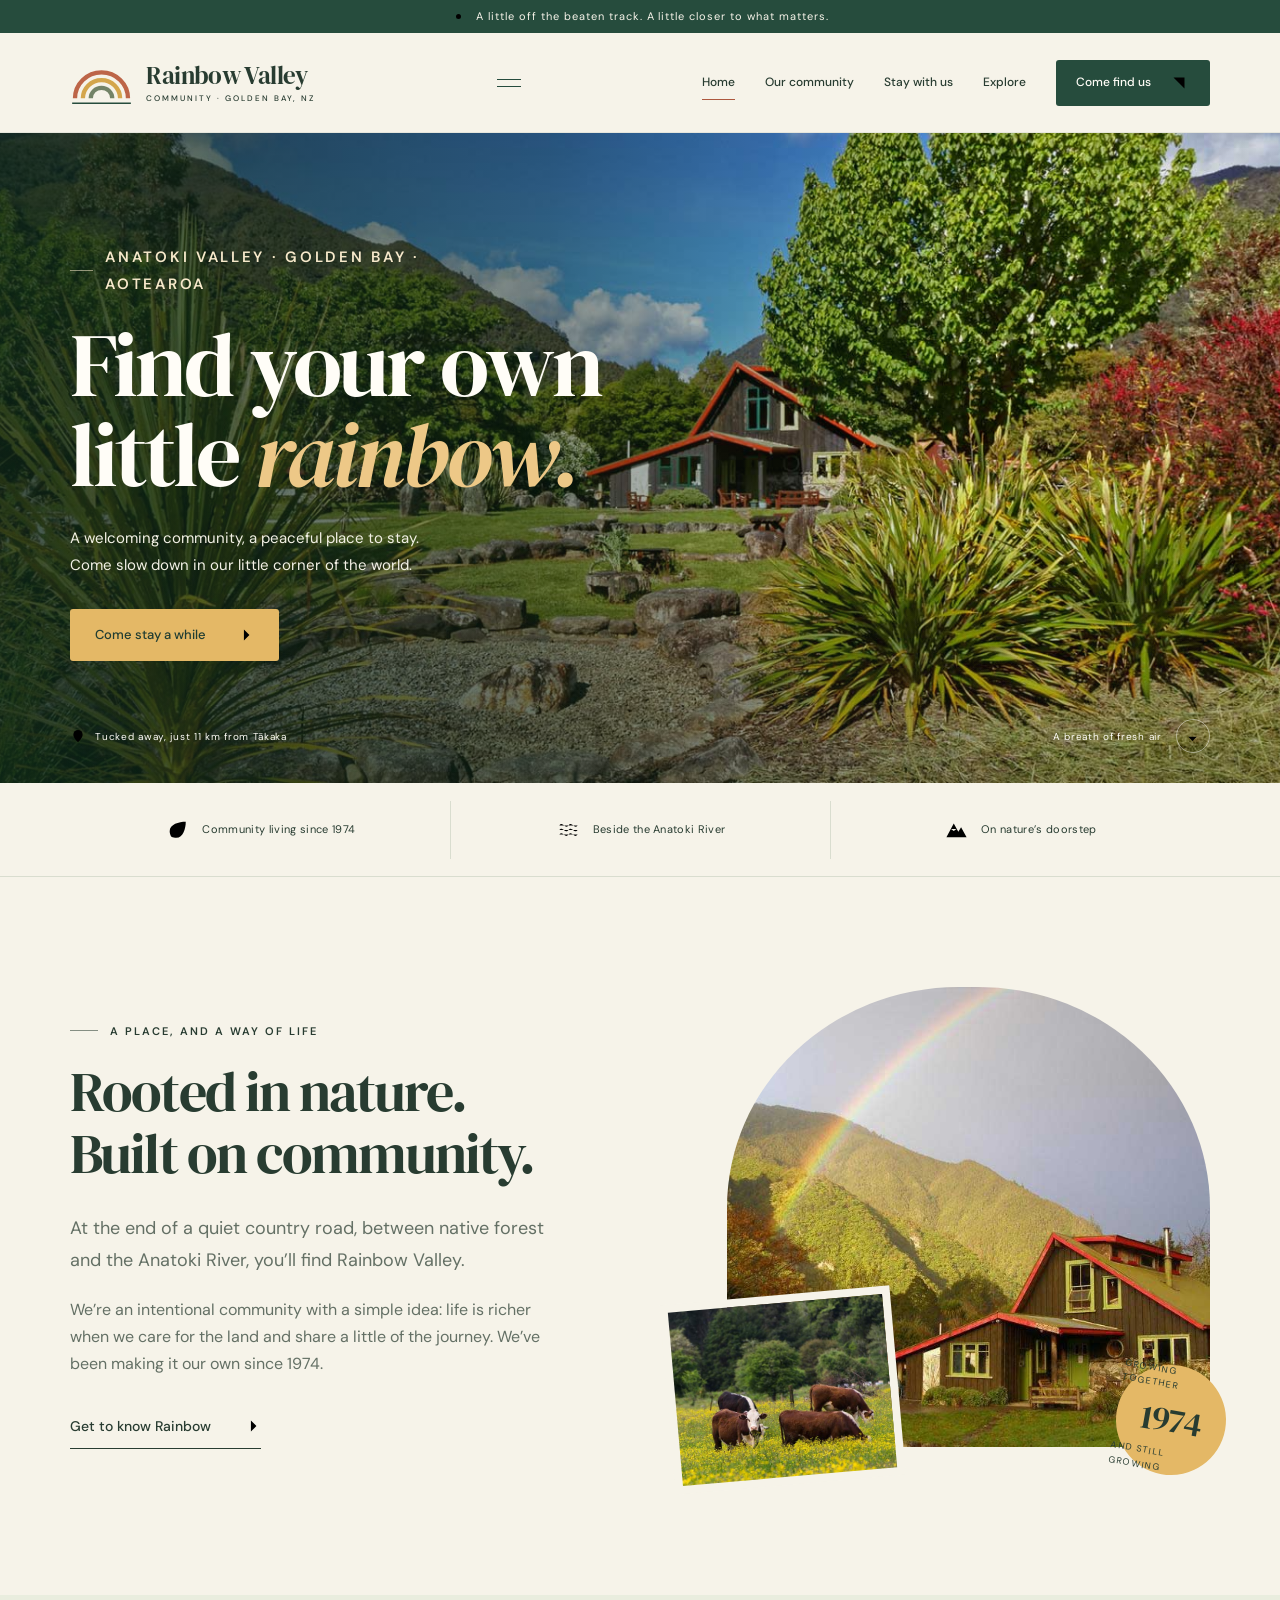
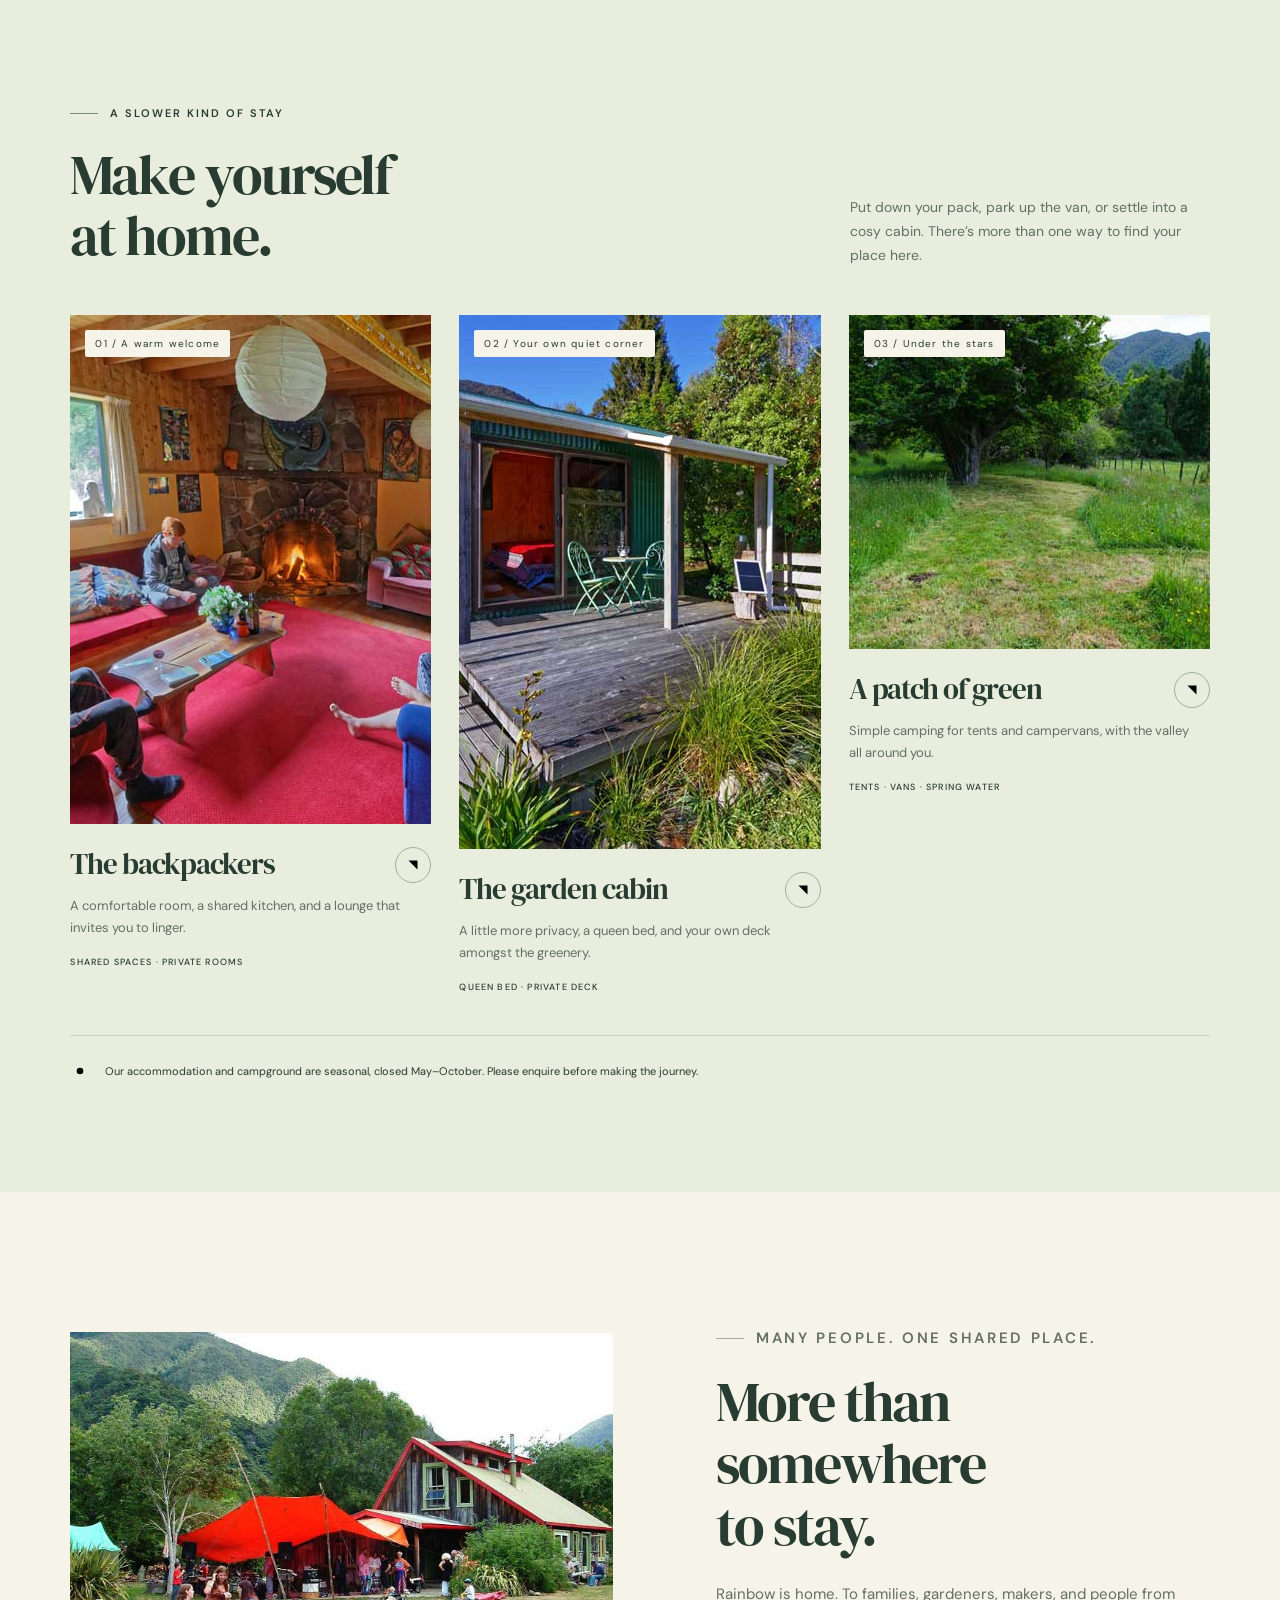
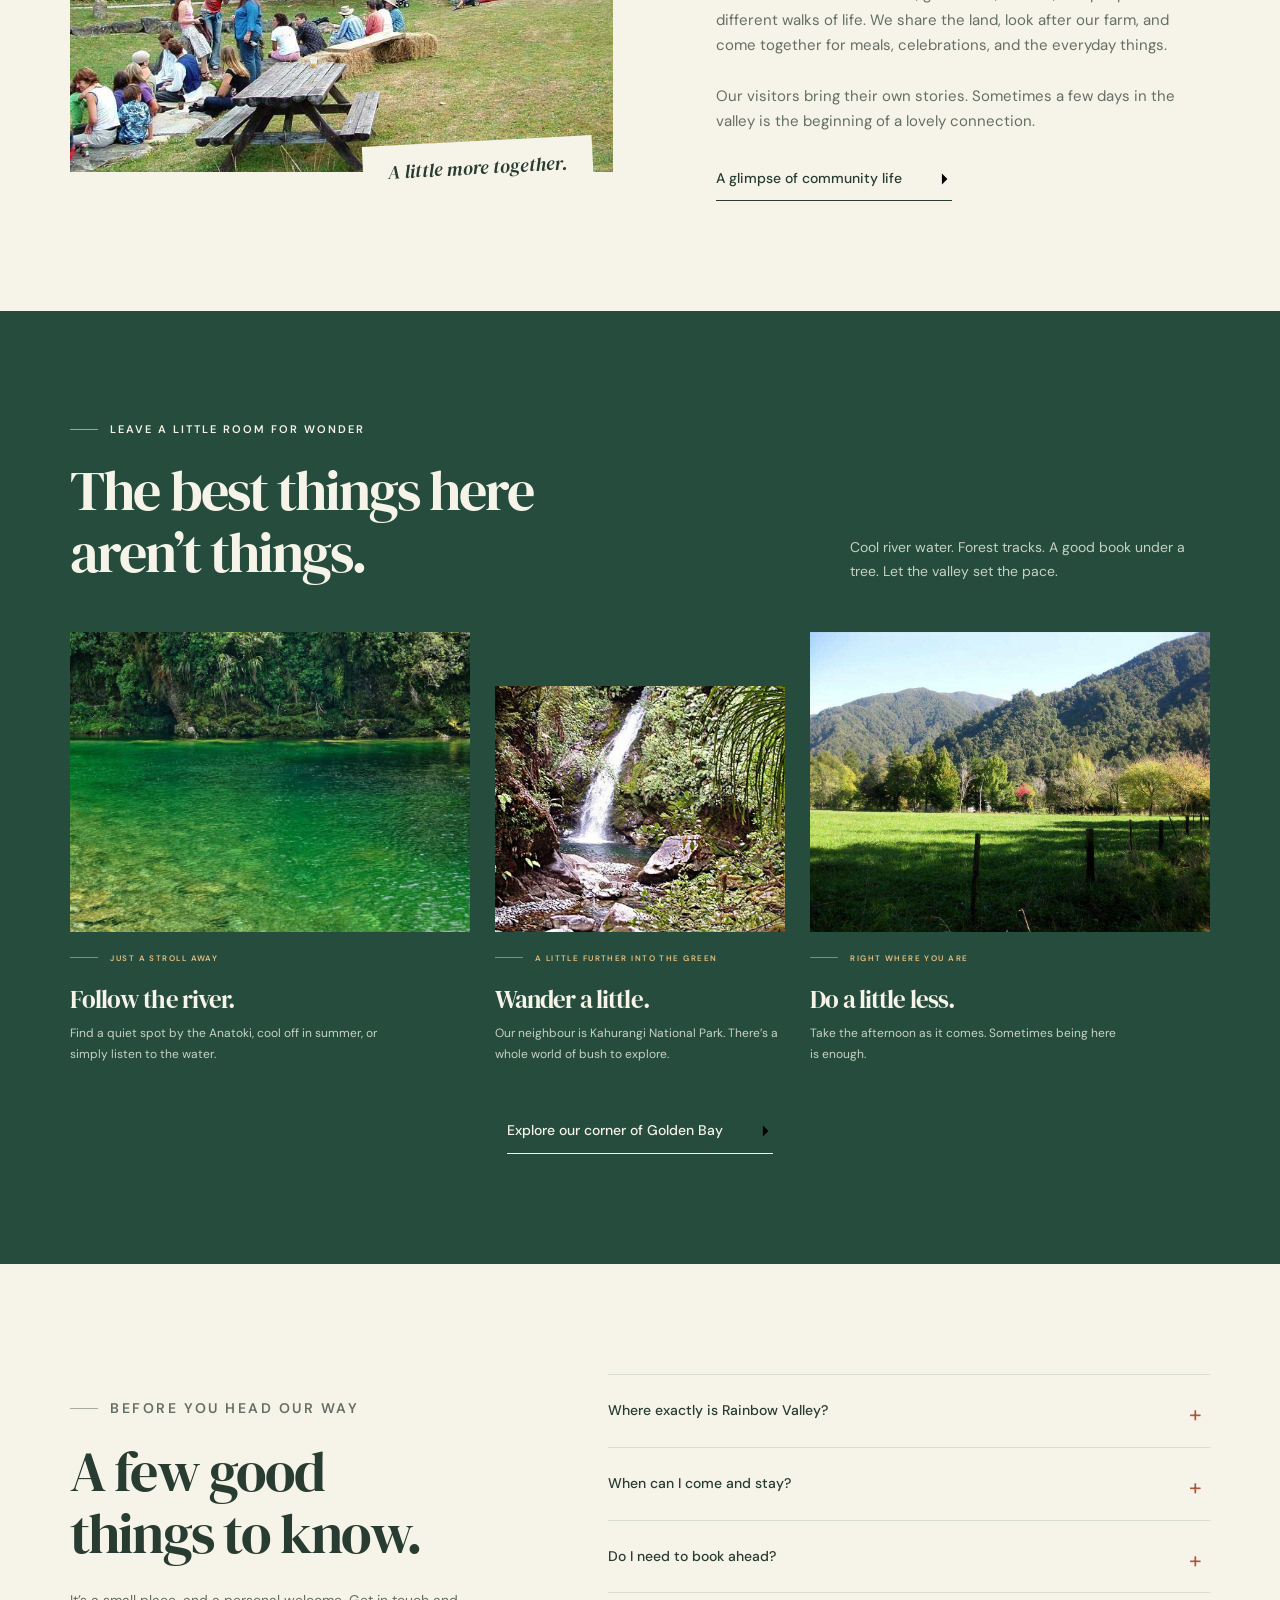
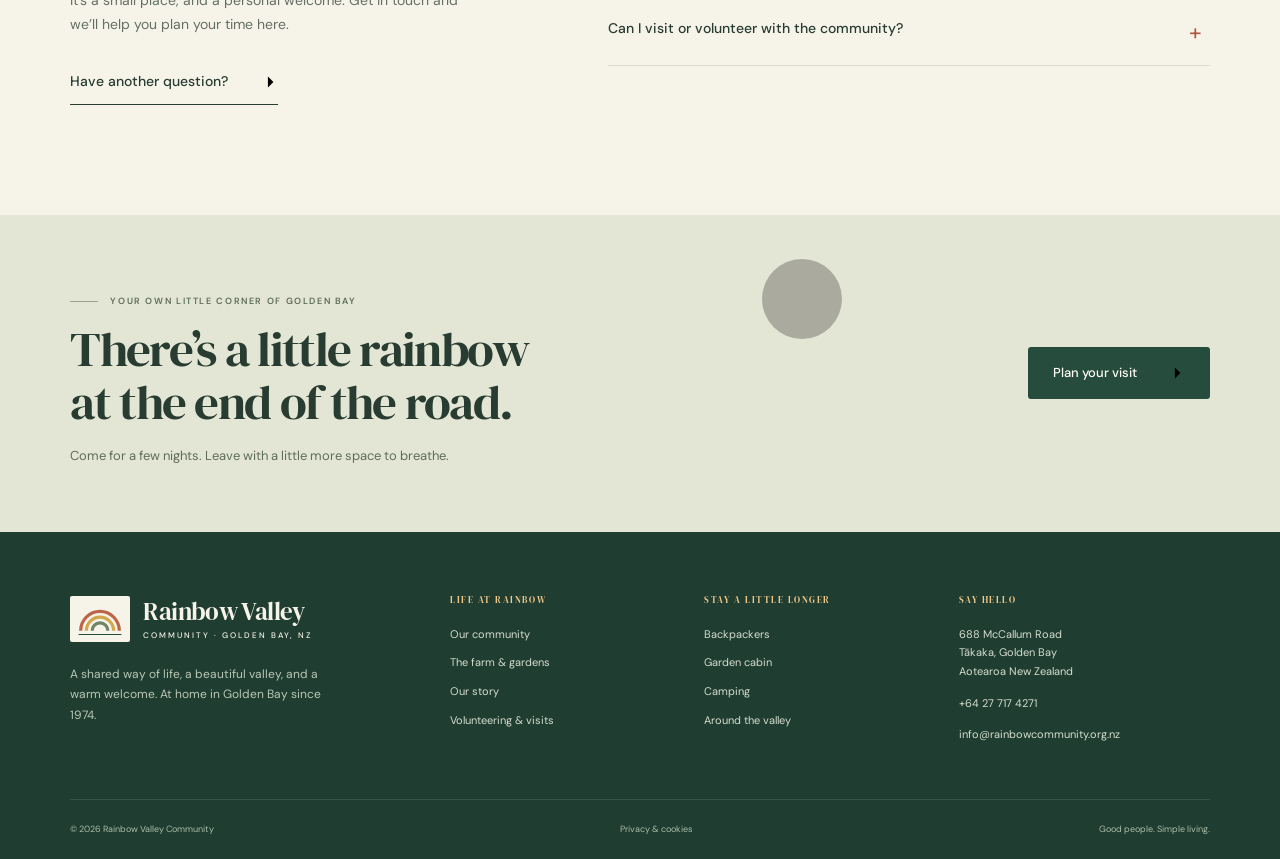
<file: index.html>
<!doctype html>
<html lang="en-NZ">
<head>
  <meta charset="utf-8">
  <meta name="viewport" content="width=device-width, initial-scale=1">
  <meta name="theme-color" content="#264c3d">
  <meta name="description" content="Community living, welcoming guesthouse accommodation and simple camping in the Anatoki Valley, Golden Bay, New Zealand. Growing together since 1974.">
  <meta property="og:title" content="Rainbow Valley Community · A little closer to nature">
  <meta property="og:description" content="Community living, welcoming guesthouse accommodation and simple camping in the Anatoki Valley, Golden Bay, New Zealand. Growing together since 1974.">
  <meta property="og:type" content="website">
  <title>Rainbow Valley Community · A little closer to nature</title>
  <link rel="icon" href="assets/favicon.svg" type="image/svg+xml">
  <link rel="preload" href="assets/fonts/dm-serif-regular.ttf" as="font" type="font/ttf" crossorigin>
  <link rel="preload" href="assets/fonts/dm-sans-regular.ttf" as="font" type="font/ttf" crossorigin>
  <link rel="stylesheet" href="styles.css">
  <script src="script.js" defer></script>
</head>
<body>
<a class="skip-link" href="#main">Skip to content</a>
<div class="announcement"><svg class="icon " aria-hidden="true"><use href="assets/icons.svg#sun"></use></svg> A little off the beaten track. A little closer to what matters.</div>
<header class="site-header">
  <div class="container header-inner">
    <a class="brand" href="index.html" aria-label="Rainbow Valley Community home"><img src="assets/logo-mark.svg" width="63" height="46" alt=""><span class="brand-title">Rainbow Valley<span class="brand-subtitle">Community · Golden Bay, NZ</span></span></a>
    <button class="menu-toggle" type="button" aria-label="Toggle navigation" aria-controls="main-nav" aria-expanded="false" hidden><span></span><span></span></button>
    <nav class="site-nav" id="main-nav" aria-label="Main navigation"><a href="index.html" aria-current="page">Home</a><a href="community.html">Our community</a><a href="stay.html">Stay with us</a><a href="explore.html">Explore</a><a class="button" href="visit.html" >Come find us <svg class="icon " aria-hidden="true"><use href="assets/icons.svg#diagonal"></use></svg></a></nav>
  </div>
</header>
<main id="main">

<section class="home-hero" aria-labelledby="hero-title">
  <img class="hero-image" src="assets/images/ban-rainbow-backpackers-golden-bay.jpg" width="2000" height="700" alt="Gardens, native bush and the community house nestled in Rainbow Valley" fetchpriority="high">
  <div class="container hero-content"><p class="eyebrow">Anatoki Valley · Golden Bay · Aotearoa</p><h1 id="hero-title">Find your own<br>little <em>rainbow.</em></h1><p>A welcoming community, a peaceful place to stay.<br>Come slow down in our little corner of the world.</p><a class="button button-gold" href="stay.html">Come stay a while <svg class="icon " aria-hidden="true"><use href="assets/icons.svg#arrow"></use></svg></a></div>
  <div class="container hero-bottom"><span class="hero-location"><svg class="icon " aria-hidden="true"><use href="assets/icons.svg#pin"></use></svg> Tucked away, just 11 km from Tākaka</span><a class="hero-scroll" href="#welcome">A breath of fresh air <span><svg class="icon " aria-hidden="true"><use href="assets/icons.svg#arrow"></use></svg></span></a></div>
</section>
<div class="container welcome-strip"><div><svg class="icon " aria-hidden="true"><use href="assets/icons.svg#leaf"></use></svg> Community living since 1974</div><div><svg class="icon " aria-hidden="true"><use href="assets/icons.svg#river"></use></svg> Beside the Anatoki River</div><div><svg class="icon " aria-hidden="true"><use href="assets/icons.svg#mountain"></use></svg> On nature’s doorstep</div></div>

<section class="section" id="welcome"><div class="container story-grid">
  <div class="story-copy"><p class="eyebrow">A place, and a way of life</p><h2>Rooted in nature.<br>Built on community.</h2><p class="intro muted">At the end of a quiet country road, between native forest and the Anatoki River, you’ll find Rainbow Valley.</p><p class="muted">We’re an intentional community with a simple idea: life is richer when we care for the land and share a little of the journey. We’ve been making it our own since 1974.</p><a class="text-link" href="community.html">Get to know Rainbow <svg class="icon " aria-hidden="true"><use href="assets/icons.svg#arrow"></use></svg></a></div>
  <div class="story-photos"><img class="story-main" src="assets/images/rainbow-community-house.jpg" width="800" height="600" alt="A rainbow over the community house and green valley hills" loading="lazy"><img class="story-small" src="assets/images/rainbow-farm.jpg" width="500" height="500" alt="The community’s cattle in a field of yellow flowers" loading="lazy"><div class="year-stamp"><span>Growing together</span><strong>1974</strong><span>And still growing</span></div></div>
</div></section>

<section class="section stays-section"><div class="container">
  <div class="section-heading"><div><p class="eyebrow">A slower kind of stay</p><h2>Make yourself<br>at home.</h2></div><p>Put down your pack, park up the van, or settle into a cosy cabin. There’s more than one way to find your place here.</p></div>
  <div class="stay-grid">
    <a class="stay-card" href="stay.html#backpackers"><div class="card-photo"><img src="assets/images/backpackers-lounge.jpg" width="800" height="509" alt="The timber-lined guesthouse lounge with sofas around a stone fireplace" loading="lazy"><span class="card-number">01 / A warm welcome</span></div><div class="card-heading"><h3>The backpackers</h3><svg class="icon " aria-hidden="true"><use href="assets/icons.svg#diagonal"></use></svg></div><p>A comfortable room, a shared kitchen, and a lounge that invites you to linger.</p><div class="card-caption">Shared spaces · Private rooms</div></a>
    <a class="stay-card" href="stay.html#cabin"><div class="card-photo"><img src="assets/images/golden-bay-budget-accommodation.jpg" width="800" height="534" alt="The private garden cabin opening onto its sunny timber deck" loading="lazy"><span class="card-number">02 / Your own quiet corner</span></div><div class="card-heading"><h3>The garden cabin</h3><svg class="icon " aria-hidden="true"><use href="assets/icons.svg#diagonal"></use></svg></div><p>A little more privacy, a queen bed, and your own deck amongst the greenery.</p><div class="card-caption">Queen bed · Private deck</div></a>
    <a class="stay-card" href="stay.html#camping"><div class="card-photo"><img src="assets/images/golden-bay-tent-sites.jpg" width="500" height="334" alt="A peaceful grassy campsite surrounded by trees and valley hills" loading="lazy"><span class="card-number">03 / Under the stars</span></div><div class="card-heading"><h3>A patch of green</h3><svg class="icon " aria-hidden="true"><use href="assets/icons.svg#diagonal"></use></svg></div><p>Simple camping for tents and campervans, with the valley all around you.</p><div class="card-caption">Tents · Vans · Spring water</div></a>
  </div>
  <p class="season-note"><svg class="icon " aria-hidden="true"><use href="assets/icons.svg#sun"></use></svg> <span>Our accommodation and campground are seasonal, closed May–October. Please enquire before making the journey.</span></p>
</div></section>

<section class="section"><div class="container community-feature">
  <figure><img src="assets/images/community-gathering.jpg" width="800" height="600" alt="Community members sharing a meal outdoors at long picnic tables" loading="lazy"><figcaption class="photo-note">A little more together.</figcaption></figure>
  <div><p class="eyebrow">Many people. One shared place.</p><h2>More than somewhere<br>to stay.</h2><p>Rainbow is home. To families, gardeners, makers, and people from different walks of life. We share the land, look after our farm, and come together for meals, celebrations, and the everyday things.</p><p>Our visitors bring their own stories. Sometimes a few days in the valley is the beginning of a lovely connection.</p><a class="text-link" href="community.html">A glimpse of community life <svg class="icon " aria-hidden="true"><use href="assets/icons.svg#arrow"></use></svg></a></div>
</div></section>

<section class="section explore-section"><div class="container">
  <div class="section-heading"><div><p class="eyebrow">Leave a little room for wonder</p><h2>The best things here<br>aren’t things.</h2></div><p>Cool river water. Forest tracks. A good book under a tree. Let the valley set the pace.</p></div>
  <div class="explore-grid">
    <article class="explore-card"><img src="assets/images/ban-swimming-hole.jpg" width="2000" height="700" alt="Clear green water at the Anatoki River swimming hole" loading="lazy"><p class="eyebrow">Just a stroll away</p><h3>Follow the river.</h3><p>Find a quiet spot by the Anatoki, cool off in summer, or simply listen to the water.</p></article>
    <article class="explore-card"><img src="assets/images/kahurangi.jpg" width="800" height="1067" alt="A waterfall flowing through native forest in Kahurangi National Park" loading="lazy"><p class="eyebrow">A little further into the green</p><h3>Wander a little.</h3><p>Our neighbour is Kahurangi National Park. There’s a whole world of bush to explore.</p></article>
    <article class="explore-card"><img src="assets/images/pasture-valley.jpg" width="800" height="600" alt="Sunlight falling across the pasture and bush-clad hills of Rainbow Valley" loading="lazy"><p class="eyebrow">Right where you are</p><h3>Do a little less.</h3><p>Take the afternoon as it comes. Sometimes being here is enough.</p></article>
  </div><div class="explore-footer"><a class="text-link" href="explore.html">Explore our corner of Golden Bay <svg class="icon " aria-hidden="true"><use href="assets/icons.svg#arrow"></use></svg></a></div>
</div></section>

<section class="section"><div class="container faq-grid"><div class="faq-intro"><p class="eyebrow">Before you head our way</p><h2>A few good<br>things to know.</h2><p>It’s a small place, and a personal welcome. Get in touch and we’ll help you plan your time here.</p><a class="text-link" href="visit.html#enquire">Have another question? <svg class="icon " aria-hidden="true"><use href="assets/icons.svg#arrow"></use></svg></a></div>
  <div class="faq-list">
    <details><summary>Where exactly is Rainbow Valley?</summary><p>We’re at 688 McCallum Road in the Anatoki Valley, about 11 km from Tākaka in Golden Bay. The last 5 km is a narrow gravel road, so take your time. <a href="visit.html#directions">See getting here.</a></p></details>
    <details><summary>When can I come and stay?</summary><p>Accommodation and camping are closed May–October. For a stay outside those months, contact us first to check availability and current rates. An enquiry is the best place to start.</p></details>
    <details><summary>Do I need to book ahead?</summary><p>Yes, please make contact before travelling. We have limited space in the guesthouse and campground, and we’d hate you to make the journey when we can’t accommodate you.</p></details>
    <details><summary>Can I visit or volunteer with the community?</summary><p>We welcome enquiries about community visits and volunteering. Please arrange a visit first. For volunteering, tell us a little about your skills, experience, and when you’d like to come. <a href="visit.html?stay=Volunteering#enquire">Get in touch.</a></p></details>
  </div></div></section>
<section class="visit-band"><svg class="icon band-sun" aria-hidden="true"><use href="assets/icons.svg#sun"></use></svg><div class="container visit-band-inner"><div><p class="eyebrow">Your own little corner of Golden Bay</p><h2>There’s a little rainbow<br>at the end of the road.</h2><p>Come for a few nights. Leave with a little more space to breathe.</p></div><a class="button" href="visit.html">Plan your visit <svg class="icon " aria-hidden="true"><use href="assets/icons.svg#arrow"></use></svg></a></div></section>

</main>
<footer class="site-footer">
  <div class="container">
    <div class="footer-grid">
      <div><a class="brand" href="index.html"><img src="assets/logo-mark.svg" width="60" height="46" alt=""><span class="brand-title">Rainbow Valley<span class="brand-subtitle">Community · Golden Bay, NZ</span></span></a><p class="footer-about">A shared way of life, a beautiful valley, and a warm welcome. At home in Golden Bay since 1974.</p></div>
      <div><h2 class="footer-title">Life at Rainbow</h2><div class="footer-links"><a href="community.html">Our community</a><a href="community.html#farm">The farm &amp; gardens</a><a href="community.html#history">Our story</a><a href="visit.html?stay=Volunteering#enquire">Volunteering &amp; visits</a></div></div>
      <div><h2 class="footer-title">Stay a little longer</h2><div class="footer-links"><a href="stay.html#backpackers">Backpackers</a><a href="stay.html#cabin">Garden cabin</a><a href="stay.html#camping">Camping</a><a href="explore.html">Around the valley</a></div></div>
      <div><h2 class="footer-title">Say hello</h2><div class="footer-contact"><p>688 McCallum Road<br>Tākaka, Golden Bay<br>Aotearoa New Zealand</p><a href="tel:+64277174271">+64 27 717 4271</a><a href="mailto:info@rainbowcommunity.org.nz">info@rainbowcommunity.org.nz</a></div></div>
    </div>
    <div class="footer-bottom"><span>© <span data-year>2026</span> Rainbow Valley Community</span><a href="privacy.html">Privacy &amp; cookies</a><span>Good people. Simple living.</span></div>
  </div>
</footer>
</body>
</html>
</file>
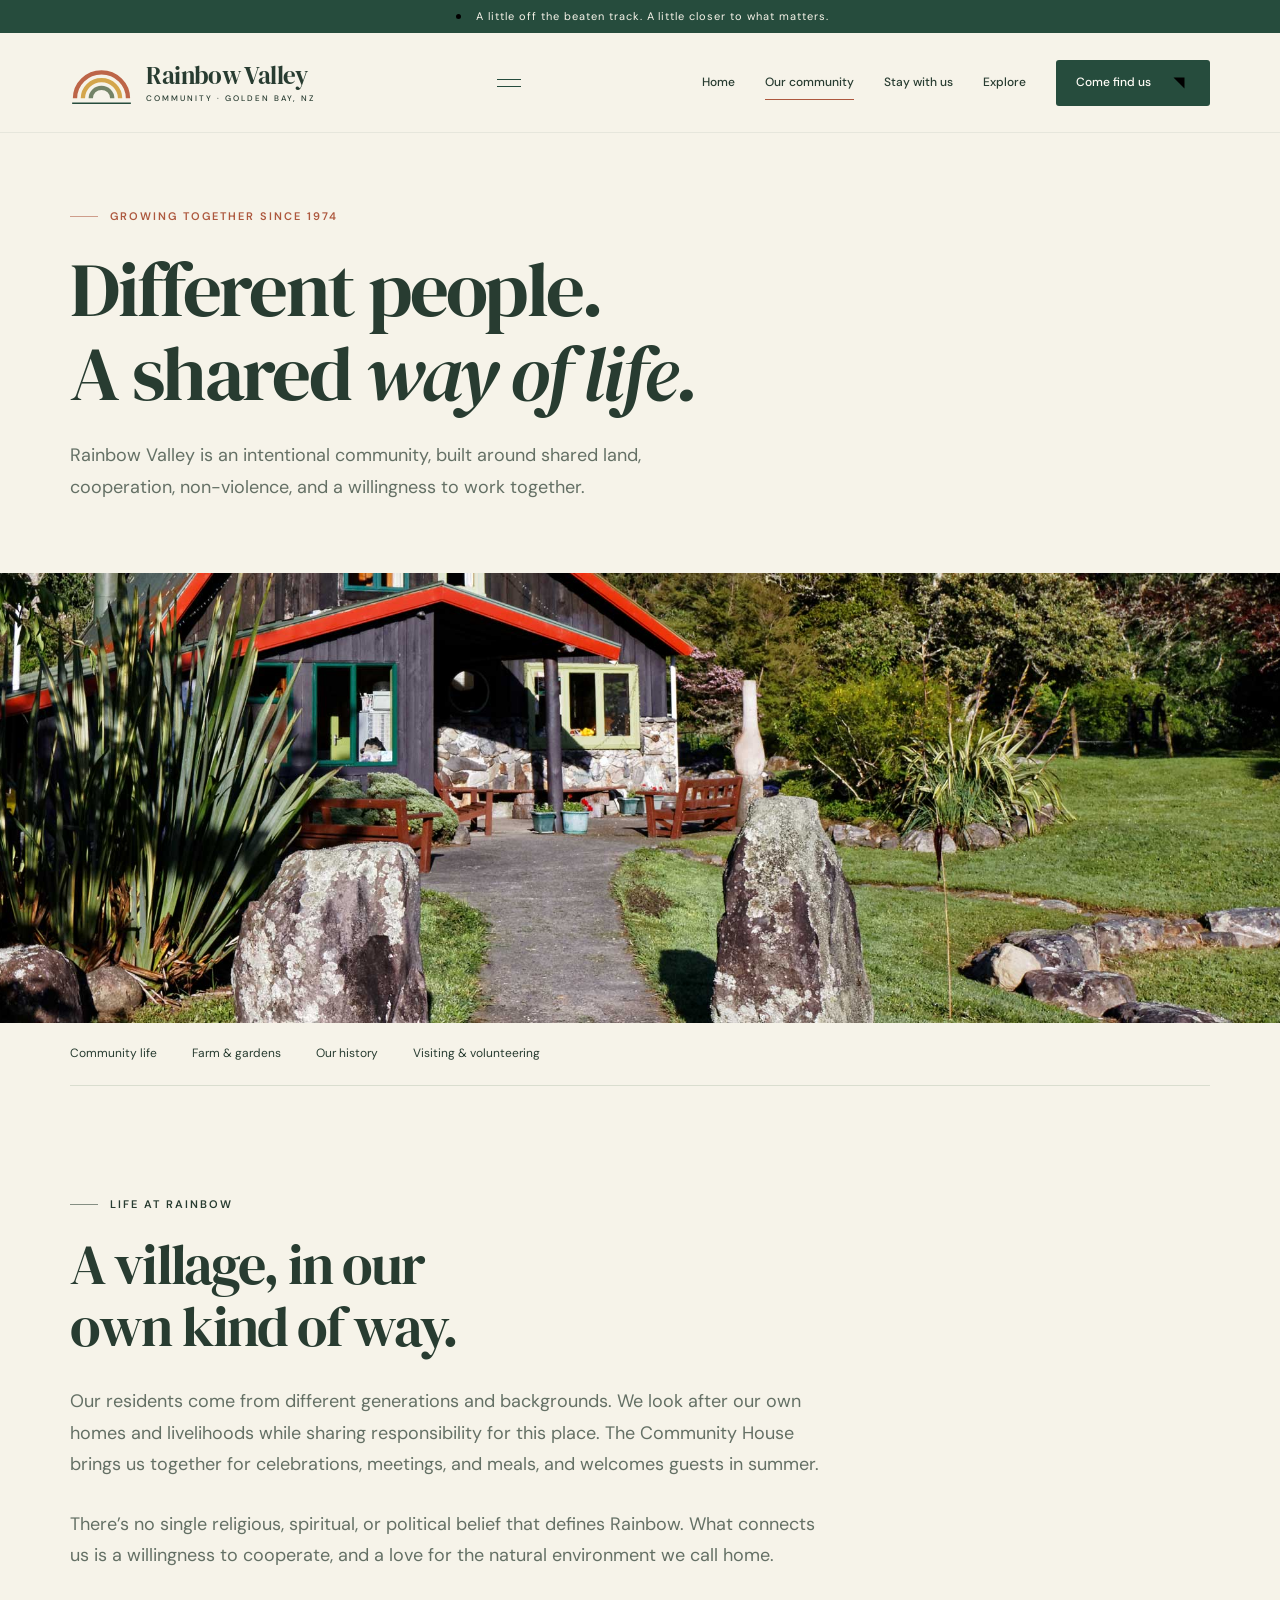
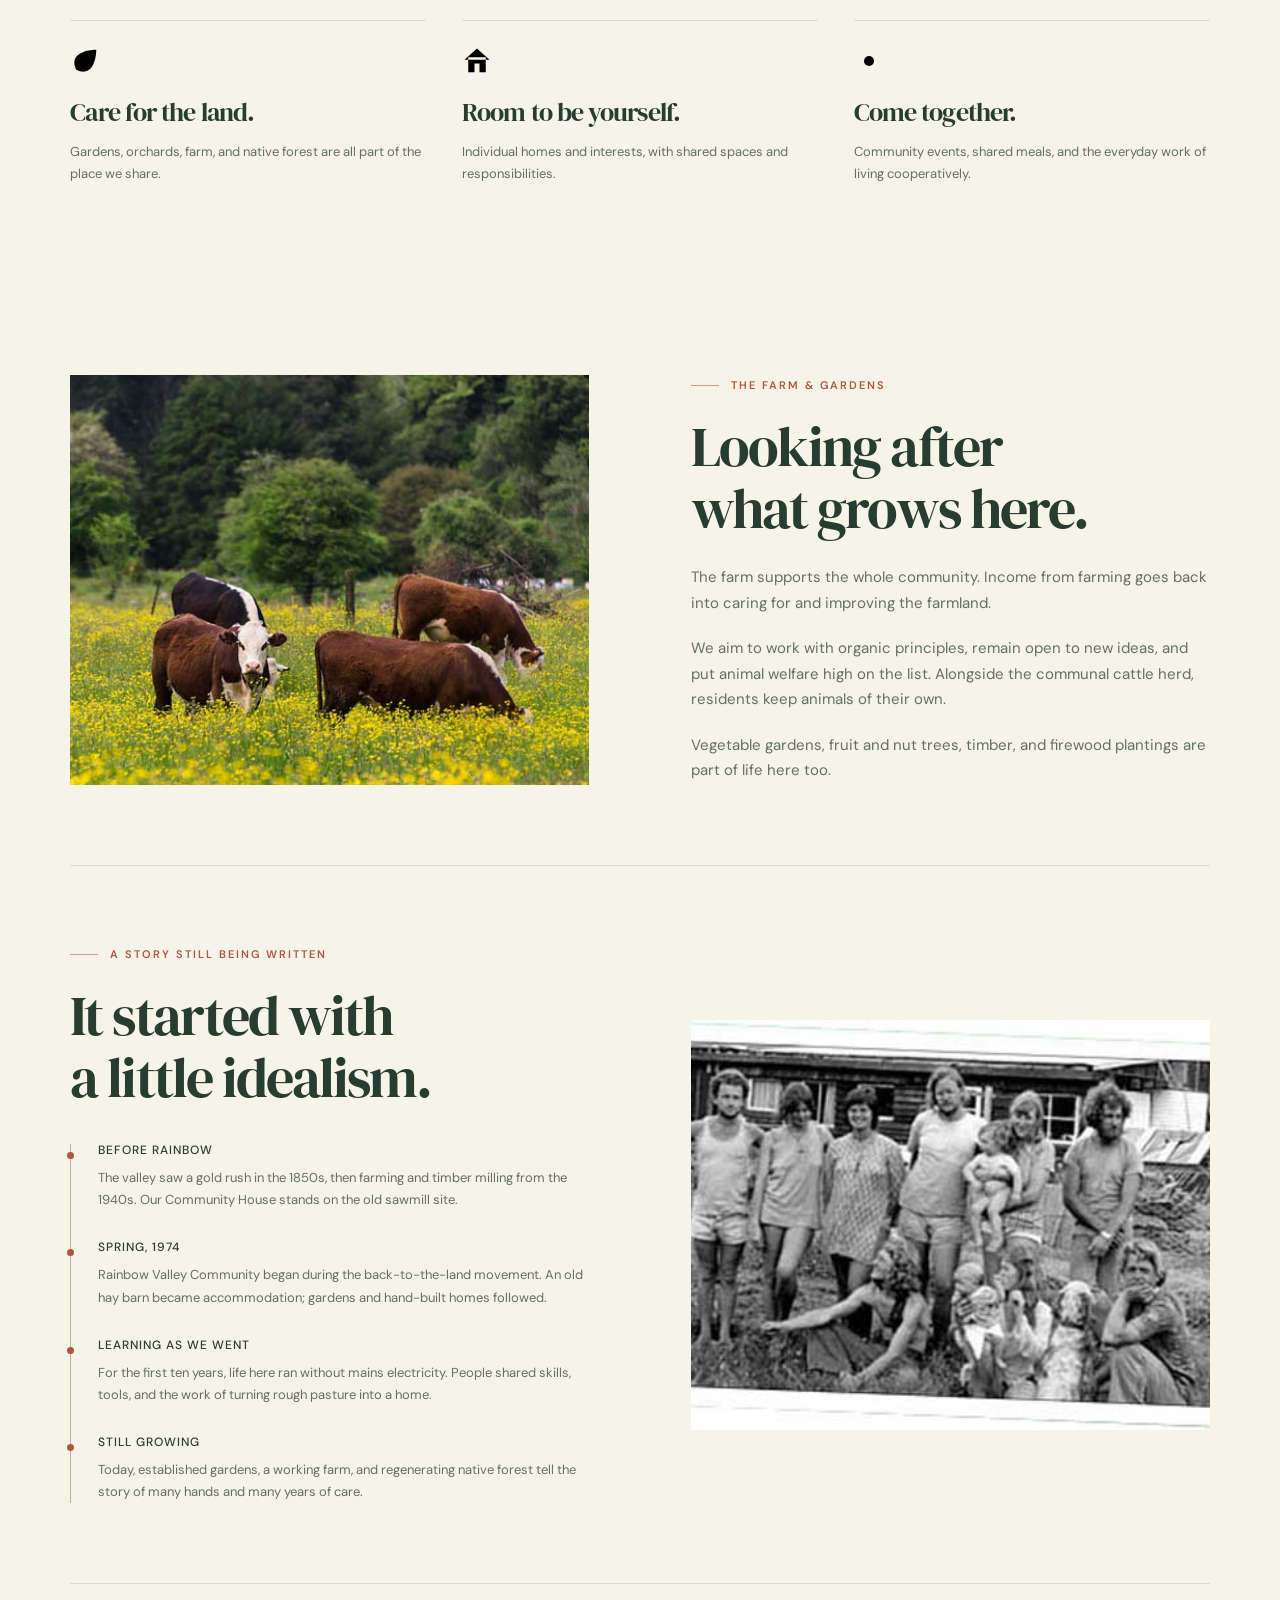
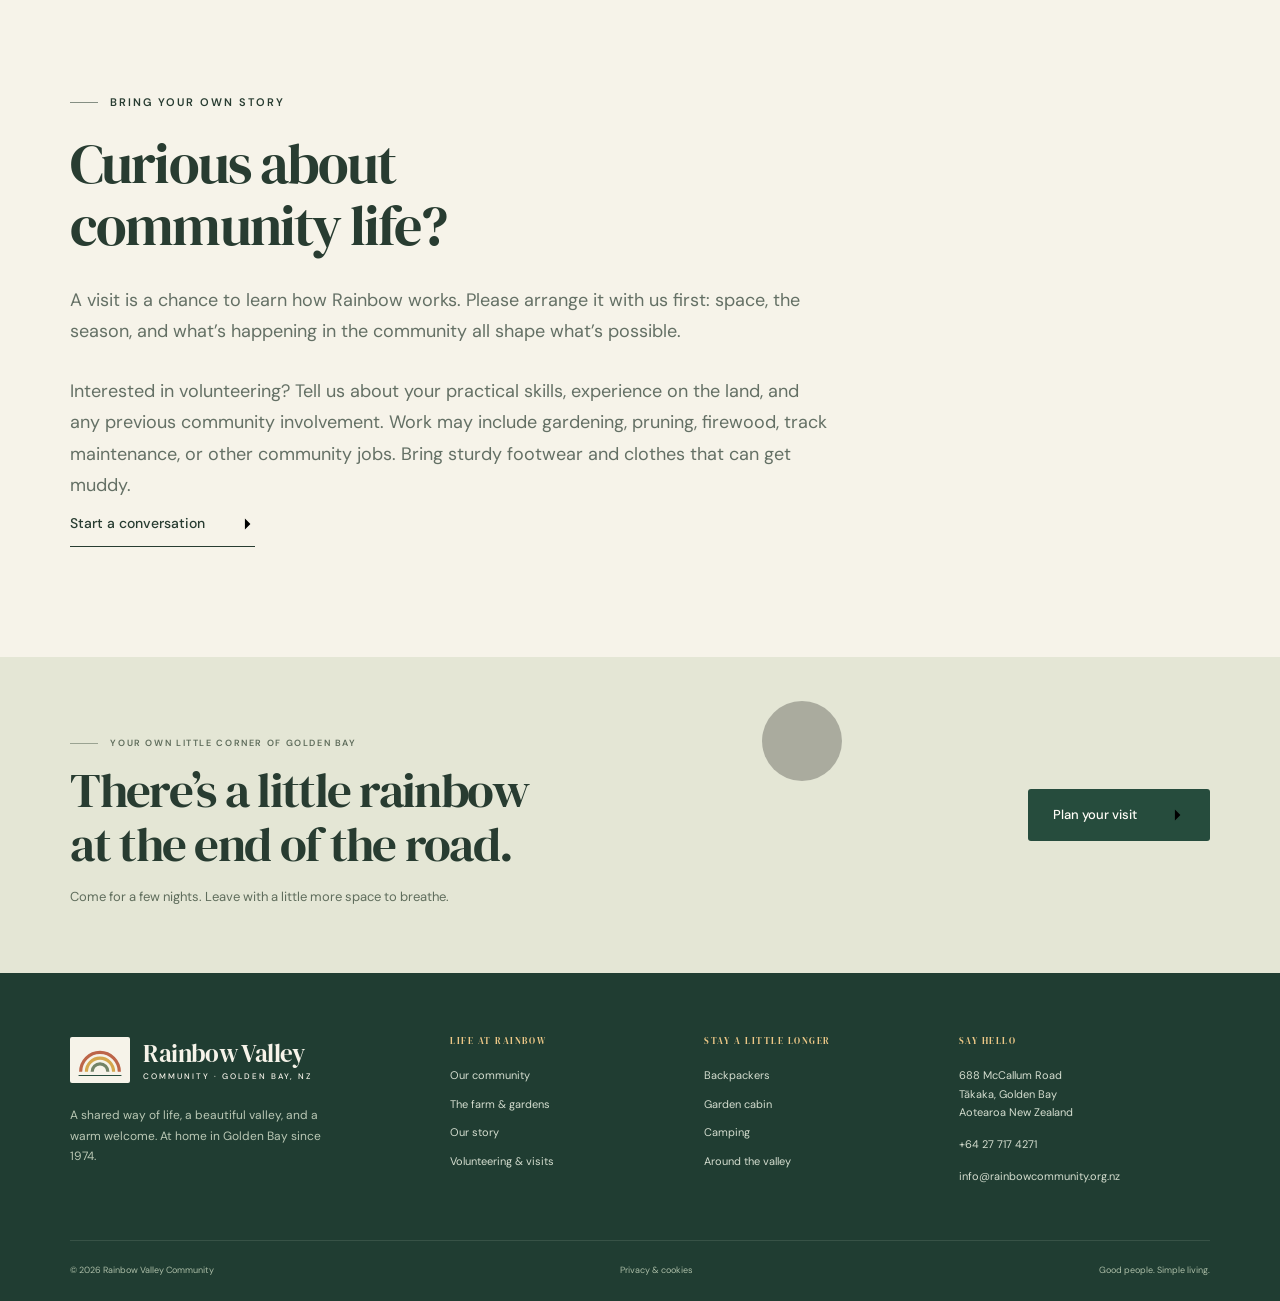
<file: community.html>
<!doctype html>
<html lang="en-NZ">
<head>
  <meta charset="utf-8">
  <meta name="viewport" content="width=device-width, initial-scale=1">
  <meta name="theme-color" content="#264c3d">
  <meta name="description" content="Meet Rainbow Valley: an intentional community in Golden Bay since 1974. Discover our shared way of life, farm, gardens and history.">
  <meta property="og:title" content="Our community · Rainbow Valley">
  <meta property="og:description" content="Meet Rainbow Valley: an intentional community in Golden Bay since 1974. Discover our shared way of life, farm, gardens and history.">
  <meta property="og:type" content="website">
  <title>Our community · Rainbow Valley</title>
  <link rel="icon" href="assets/favicon.svg" type="image/svg+xml">
  <link rel="preload" href="assets/fonts/dm-serif-regular.ttf" as="font" type="font/ttf" crossorigin>
  <link rel="preload" href="assets/fonts/dm-sans-regular.ttf" as="font" type="font/ttf" crossorigin>
  <link rel="stylesheet" href="styles.css">
  <script src="script.js" defer></script>
</head>
<body>
<a class="skip-link" href="#main">Skip to content</a>
<div class="announcement"><svg class="icon " aria-hidden="true"><use href="assets/icons.svg#sun"></use></svg> A little off the beaten track. A little closer to what matters.</div>
<header class="site-header">
  <div class="container header-inner">
    <a class="brand" href="index.html" aria-label="Rainbow Valley Community home"><img src="assets/logo-mark.svg" width="63" height="46" alt=""><span class="brand-title">Rainbow Valley<span class="brand-subtitle">Community · Golden Bay, NZ</span></span></a>
    <button class="menu-toggle" type="button" aria-label="Toggle navigation" aria-controls="main-nav" aria-expanded="false" hidden><span></span><span></span></button>
    <nav class="site-nav" id="main-nav" aria-label="Main navigation"><a href="index.html">Home</a><a href="community.html" aria-current="page">Our community</a><a href="stay.html">Stay with us</a><a href="explore.html">Explore</a><a class="button" href="visit.html" >Come find us <svg class="icon " aria-hidden="true"><use href="assets/icons.svg#diagonal"></use></svg></a></nav>
  </div>
</header>
<main id="main">

<section class="container page-intro"><p class="eyebrow">Growing together since 1974</p><h1>Different people.<br>A shared <em>way of life.</em></h1><p class="intro">Rainbow Valley is an intentional community, built around shared land, cooperation, non-violence, and a willingness to work together.</p></section>
<img class="page-banner" src="assets/images/ban-community-house.jpg" width="2000" height="700" alt="The community house surrounded by gardens and native bush" fetchpriority="high">
<div class="container"><nav class="jump-nav" aria-label="Community topics"><a href="#life">Community life</a><a href="#farm">Farm &amp; gardens</a><a href="#history">Our history</a><a href="#visiting">Visiting &amp; volunteering</a></nav>
  <section class="section" id="life"><div class="wide-copy"><p class="eyebrow">Life at Rainbow</p><h2>A village, in our<br>own kind of way.</h2><p class="intro">Our residents come from different generations and backgrounds. We look after our own homes and livelihoods while sharing responsibility for this place. The Community House brings us together for celebrations, meetings, and meals, and welcomes guests in summer.</p><p class="intro">There’s no single religious, spiritual, or political belief that defines Rainbow. What connects us is a willingness to cooperate, and a love for the natural environment we call home.</p></div><div class="values-grid"><article class="value"><svg class="icon " aria-hidden="true"><use href="assets/icons.svg#leaf"></use></svg><h3>Care for the land.</h3><p>Gardens, orchards, farm, and native forest are all part of the place we share.</p></article><article class="value"><svg class="icon " aria-hidden="true"><use href="assets/icons.svg#house"></use></svg><h3>Room to be yourself.</h3><p>Individual homes and interests, with shared spaces and responsibilities.</p></article><article class="value"><svg class="icon " aria-hidden="true"><use href="assets/icons.svg#sun"></use></svg><h3>Come together.</h3><p>Community events, shared meals, and the everyday work of living cooperatively.</p></article></div></section>
  <section class="detail-section" id="farm"><img class="detail-image" src="assets/images/rainbow-farm.jpg" width="500" height="500" alt="The farm’s quiet cattle grazing among buttercups" loading="lazy"><div><p class="eyebrow">The farm &amp; gardens</p><h2>Looking after<br>what grows here.</h2><p class="intro">The farm supports the whole community. Income from farming goes back into caring for and improving the farmland.</p><p>We aim to work with organic principles, remain open to new ideas, and put animal welfare high on the list. Alongside the communal cattle herd, residents keep animals of their own.</p><p>Vegetable gardens, fruit and nut trees, timber, and firewood plantings are part of life here too.</p></div></section>
  <section class="detail-section reverse" id="history"><img class="detail-image" src="assets/images/history-group.jpg" width="500" height="311" alt="An archival black-and-white photograph of early Rainbow community members" loading="lazy"><div><p class="eyebrow">A story still being written</p><h2>It started with<br>a little idealism.</h2><div class="timeline"><div><h3>BEFORE RAINBOW</h3><p>The valley saw a gold rush in the 1850s, then farming and timber milling from the 1940s. Our Community House stands on the old sawmill site.</p></div><div><h3>SPRING, 1974</h3><p>Rainbow Valley Community began during the back-to-the-land movement. An old hay barn became accommodation; gardens and hand-built homes followed.</p></div><div><h3>LEARNING AS WE WENT</h3><p>For the first ten years, life here ran without mains electricity. People shared skills, tools, and the work of turning rough pasture into a home.</p></div><div><h3>STILL GROWING</h3><p>Today, established gardens, a working farm, and regenerating native forest tell the story of many hands and many years of care.</p></div></div></div></section>
  <section class="section" id="visiting"><div class="wide-copy"><p class="eyebrow">Bring your own story</p><h2>Curious about<br>community life?</h2><p class="intro">A visit is a chance to learn how Rainbow works. Please arrange it with us first: space, the season, and what’s happening in the community all shape what’s possible.</p><p class="intro">Interested in volunteering? Tell us about your practical skills, experience on the land, and any previous community involvement. Work may include gardening, pruning, firewood, track maintenance, or other community jobs. Bring sturdy footwear and clothes that can get muddy.</p><a class="text-link" href="visit.html?stay=Volunteering#enquire">Start a conversation <svg class="icon " aria-hidden="true"><use href="assets/icons.svg#arrow"></use></svg></a></div></section>
</div><section class="visit-band"><svg class="icon band-sun" aria-hidden="true"><use href="assets/icons.svg#sun"></use></svg><div class="container visit-band-inner"><div><p class="eyebrow">Your own little corner of Golden Bay</p><h2>There’s a little rainbow<br>at the end of the road.</h2><p>Come for a few nights. Leave with a little more space to breathe.</p></div><a class="button" href="visit.html">Plan your visit <svg class="icon " aria-hidden="true"><use href="assets/icons.svg#arrow"></use></svg></a></div></section>

</main>
<footer class="site-footer">
  <div class="container">
    <div class="footer-grid">
      <div><a class="brand" href="index.html"><img src="assets/logo-mark.svg" width="60" height="46" alt=""><span class="brand-title">Rainbow Valley<span class="brand-subtitle">Community · Golden Bay, NZ</span></span></a><p class="footer-about">A shared way of life, a beautiful valley, and a warm welcome. At home in Golden Bay since 1974.</p></div>
      <div><h2 class="footer-title">Life at Rainbow</h2><div class="footer-links"><a href="community.html">Our community</a><a href="community.html#farm">The farm &amp; gardens</a><a href="community.html#history">Our story</a><a href="visit.html?stay=Volunteering#enquire">Volunteering &amp; visits</a></div></div>
      <div><h2 class="footer-title">Stay a little longer</h2><div class="footer-links"><a href="stay.html#backpackers">Backpackers</a><a href="stay.html#cabin">Garden cabin</a><a href="stay.html#camping">Camping</a><a href="explore.html">Around the valley</a></div></div>
      <div><h2 class="footer-title">Say hello</h2><div class="footer-contact"><p>688 McCallum Road<br>Tākaka, Golden Bay<br>Aotearoa New Zealand</p><a href="tel:+64277174271">+64 27 717 4271</a><a href="mailto:info@rainbowcommunity.org.nz">info@rainbowcommunity.org.nz</a></div></div>
    </div>
    <div class="footer-bottom"><span>© <span data-year>2026</span> Rainbow Valley Community</span><a href="privacy.html">Privacy &amp; cookies</a><span>Good people. Simple living.</span></div>
  </div>
</footer>
</body>
</html>
</file>
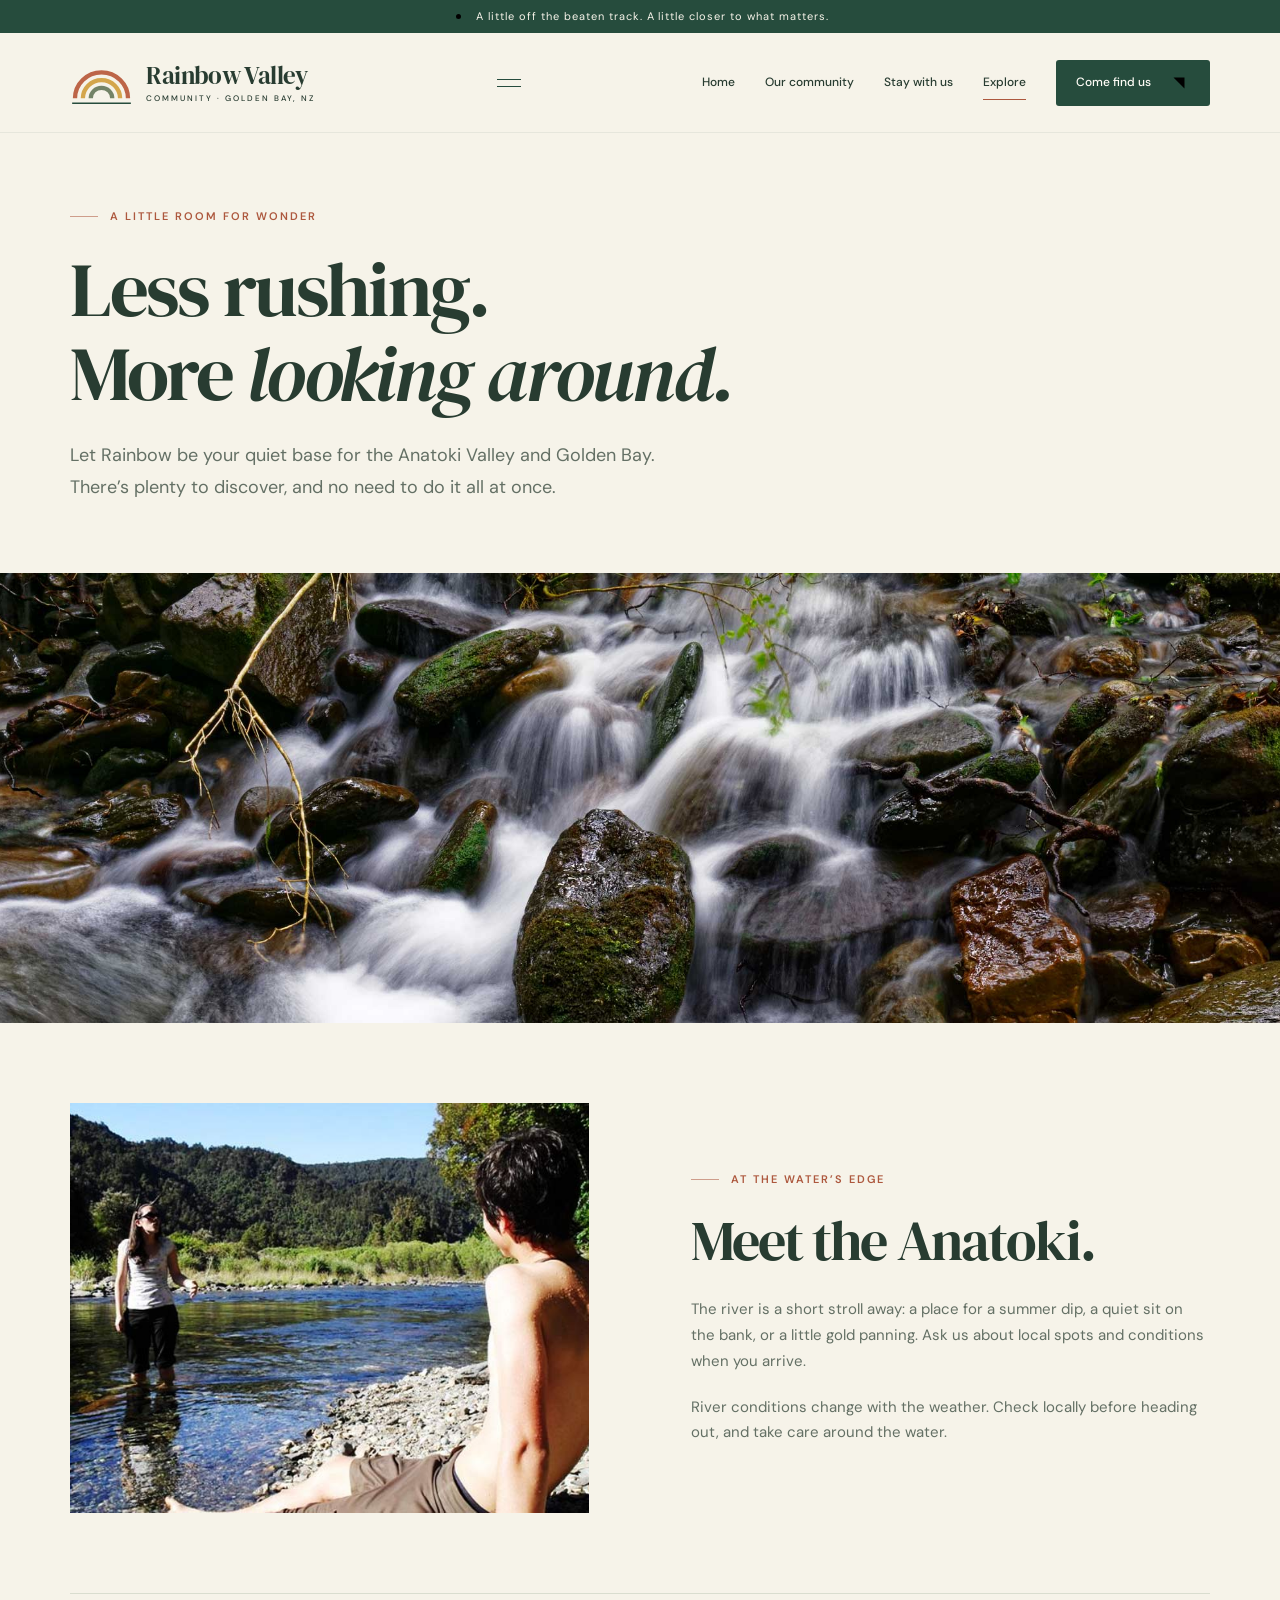
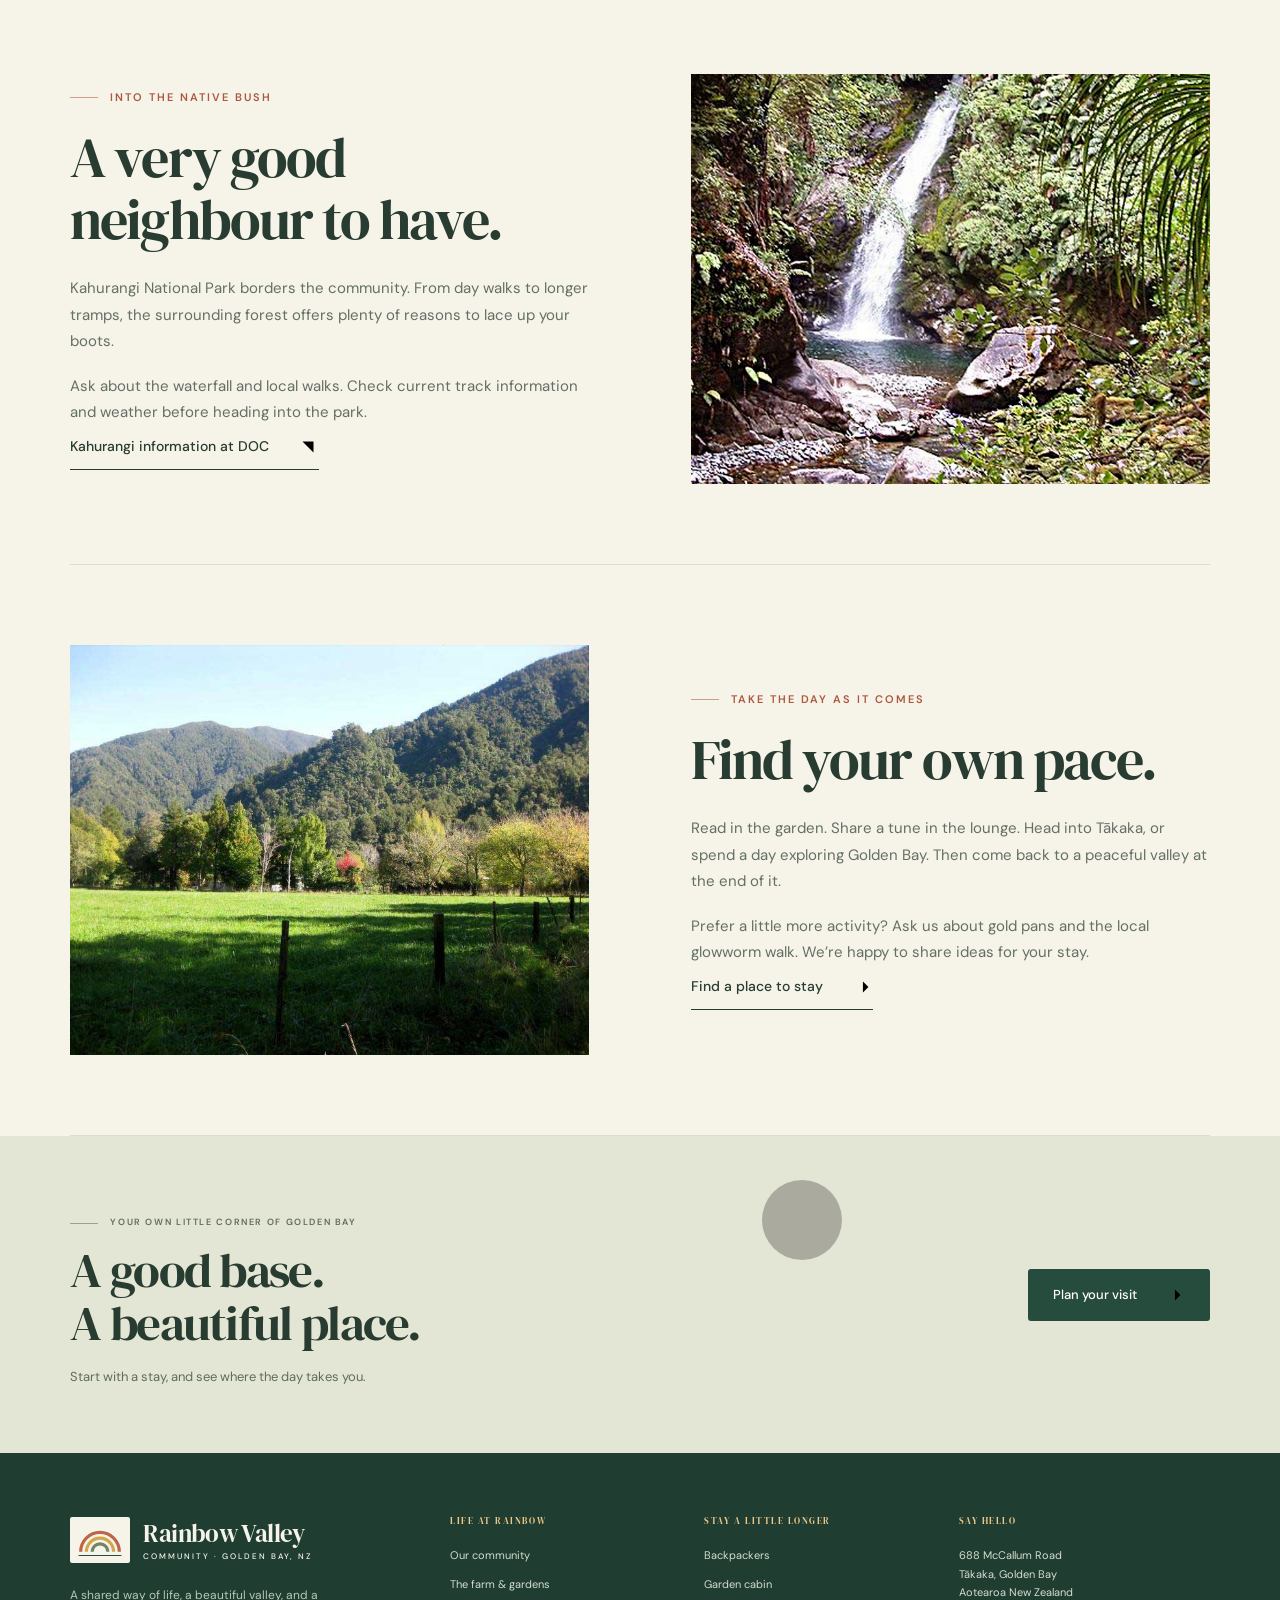
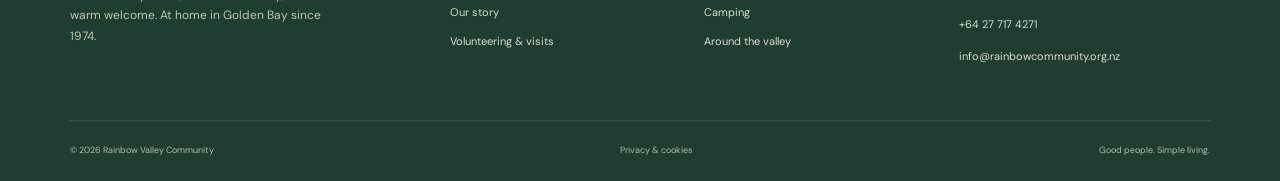
<file: explore.html>
<!doctype html>
<html lang="en-NZ">
<head>
  <meta charset="utf-8">
  <meta name="viewport" content="width=device-width, initial-scale=1">
  <meta name="theme-color" content="#264c3d">
  <meta name="description" content="Discover the Anatoki River, Kahurangi National Park and a slower side of Golden Bay, from your peaceful base at Rainbow Valley.">
  <meta property="og:title" content="Explore the valley · Rainbow Valley Community">
  <meta property="og:description" content="Discover the Anatoki River, Kahurangi National Park and a slower side of Golden Bay, from your peaceful base at Rainbow Valley.">
  <meta property="og:type" content="website">
  <title>Explore the valley · Rainbow Valley Community</title>
  <link rel="icon" href="assets/favicon.svg" type="image/svg+xml">
  <link rel="preload" href="assets/fonts/dm-serif-regular.ttf" as="font" type="font/ttf" crossorigin>
  <link rel="preload" href="assets/fonts/dm-sans-regular.ttf" as="font" type="font/ttf" crossorigin>
  <link rel="stylesheet" href="styles.css">
  <script src="script.js" defer></script>
</head>
<body>
<a class="skip-link" href="#main">Skip to content</a>
<div class="announcement"><svg class="icon " aria-hidden="true"><use href="assets/icons.svg#sun"></use></svg> A little off the beaten track. A little closer to what matters.</div>
<header class="site-header">
  <div class="container header-inner">
    <a class="brand" href="index.html" aria-label="Rainbow Valley Community home"><img src="assets/logo-mark.svg" width="63" height="46" alt=""><span class="brand-title">Rainbow Valley<span class="brand-subtitle">Community · Golden Bay, NZ</span></span></a>
    <button class="menu-toggle" type="button" aria-label="Toggle navigation" aria-controls="main-nav" aria-expanded="false" hidden><span></span><span></span></button>
    <nav class="site-nav" id="main-nav" aria-label="Main navigation"><a href="index.html">Home</a><a href="community.html">Our community</a><a href="stay.html">Stay with us</a><a href="explore.html" aria-current="page">Explore</a><a class="button" href="visit.html" >Come find us <svg class="icon " aria-hidden="true"><use href="assets/icons.svg#diagonal"></use></svg></a></nav>
  </div>
</header>
<main id="main">

<section class="container page-intro"><p class="eyebrow">A little room for wonder</p><h1>Less rushing.<br>More <em>looking around.</em></h1><p class="intro">Let Rainbow be your quiet base for the Anatoki Valley and Golden Bay. There’s plenty to discover, and no need to do it all at once.</p></section>
<img class="page-banner" src="assets/images/ban-anatoki-river-golden-bay.jpg" width="2000" height="700" alt="The Anatoki River cascading over moss-covered rocks" fetchpriority="high">
<div class="container">
  <section class="detail-section"><img class="detail-image" src="assets/images/visitors-river.jpg" width="800" height="509" alt="Visitors enjoying a sunny day beside the Anatoki River" loading="lazy"><div><p class="eyebrow">At the water’s edge</p><h2>Meet the Anatoki.</h2><p class="intro">The river is a short stroll away: a place for a summer dip, a quiet sit on the bank, or a little gold panning. Ask us about local spots and conditions when you arrive.</p><p>River conditions change with the weather. Check locally before heading out, and take care around the water.</p></div></section>
  <section class="detail-section reverse"><img class="detail-image" src="assets/images/kahurangi.jpg" width="800" height="1067" alt="Water falling into a rocky pool in the native forest of Kahurangi" loading="lazy"><div><p class="eyebrow">Into the native bush</p><h2>A very good<br>neighbour to have.</h2><p class="intro">Kahurangi National Park borders the community. From day walks to longer tramps, the surrounding forest offers plenty of reasons to lace up your boots.</p><p>Ask about the waterfall and local walks. Check current track information and weather before heading into the park.</p><a class="text-link" href="https://www.doc.govt.nz/parks-and-recreation/places-to-go/nelson-tasman/places/kahurangi-national-park/" target="_blank" rel="noopener noreferrer">Kahurangi information at DOC <svg class="icon " aria-hidden="true"><use href="assets/icons.svg#diagonal"></use></svg></a></div></section>
  <section class="detail-section"><img class="detail-image" src="assets/images/pasture-valley.jpg" width="800" height="600" alt="Green paddocks framed by the hills of the Anatoki Valley" loading="lazy"><div><p class="eyebrow">Take the day as it comes</p><h2>Find your own pace.</h2><p class="intro">Read in the garden. Share a tune in the lounge. Head into Tākaka, or spend a day exploring Golden Bay. Then come back to a peaceful valley at the end of it.</p><p>Prefer a little more activity? Ask us about gold pans and the local glowworm walk. We’re happy to share ideas for your stay.</p><a class="text-link" href="stay.html">Find a place to stay <svg class="icon " aria-hidden="true"><use href="assets/icons.svg#arrow"></use></svg></a></div></section>
</div><section class="visit-band"><svg class="icon band-sun" aria-hidden="true"><use href="assets/icons.svg#sun"></use></svg><div class="container visit-band-inner"><div><p class="eyebrow">Your own little corner of Golden Bay</p><h2>A good base.<br>A beautiful place.</h2><p>Start with a stay, and see where the day takes you.</p></div><a class="button" href="visit.html">Plan your visit <svg class="icon " aria-hidden="true"><use href="assets/icons.svg#arrow"></use></svg></a></div></section>

</main>
<footer class="site-footer">
  <div class="container">
    <div class="footer-grid">
      <div><a class="brand" href="index.html"><img src="assets/logo-mark.svg" width="60" height="46" alt=""><span class="brand-title">Rainbow Valley<span class="brand-subtitle">Community · Golden Bay, NZ</span></span></a><p class="footer-about">A shared way of life, a beautiful valley, and a warm welcome. At home in Golden Bay since 1974.</p></div>
      <div><h2 class="footer-title">Life at Rainbow</h2><div class="footer-links"><a href="community.html">Our community</a><a href="community.html#farm">The farm &amp; gardens</a><a href="community.html#history">Our story</a><a href="visit.html?stay=Volunteering#enquire">Volunteering &amp; visits</a></div></div>
      <div><h2 class="footer-title">Stay a little longer</h2><div class="footer-links"><a href="stay.html#backpackers">Backpackers</a><a href="stay.html#cabin">Garden cabin</a><a href="stay.html#camping">Camping</a><a href="explore.html">Around the valley</a></div></div>
      <div><h2 class="footer-title">Say hello</h2><div class="footer-contact"><p>688 McCallum Road<br>Tākaka, Golden Bay<br>Aotearoa New Zealand</p><a href="tel:+64277174271">+64 27 717 4271</a><a href="mailto:info@rainbowcommunity.org.nz">info@rainbowcommunity.org.nz</a></div></div>
    </div>
    <div class="footer-bottom"><span>© <span data-year>2026</span> Rainbow Valley Community</span><a href="privacy.html">Privacy &amp; cookies</a><span>Good people. Simple living.</span></div>
  </div>
</footer>
</body>
</html>
</file>
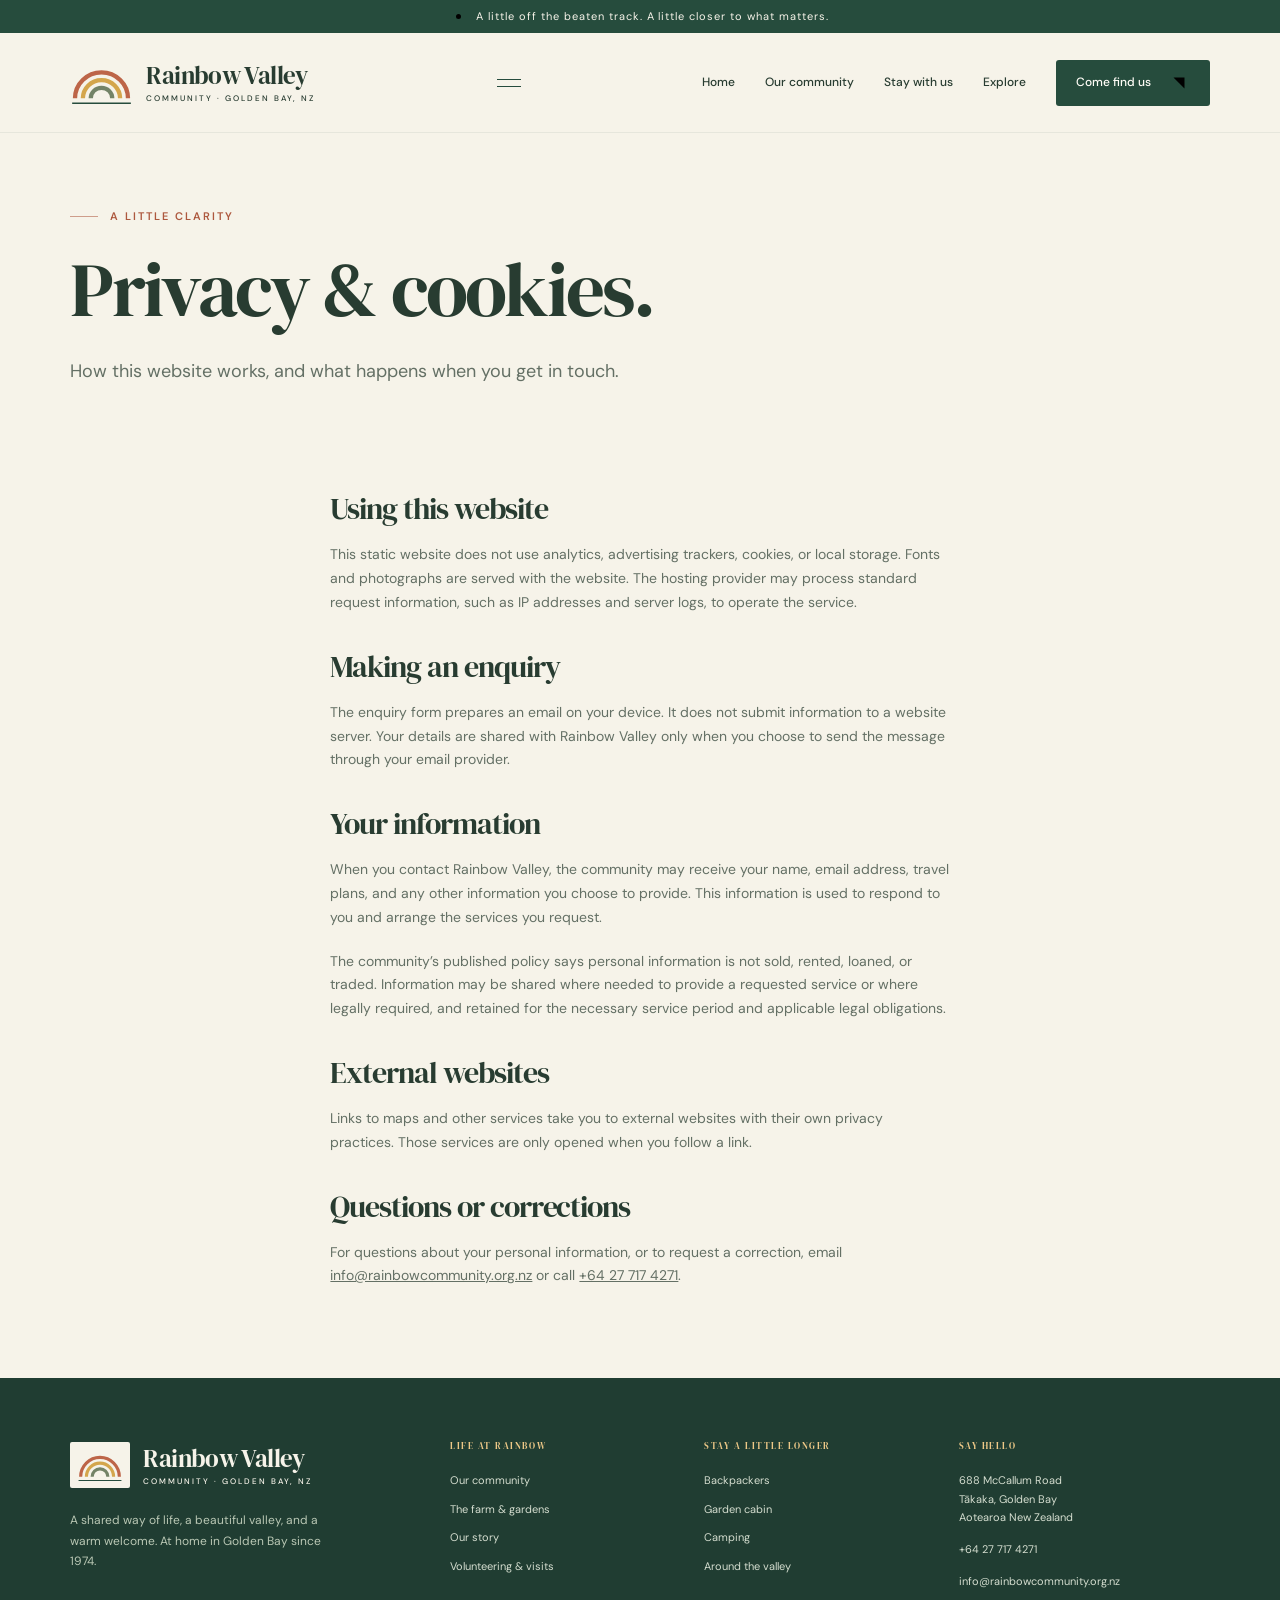
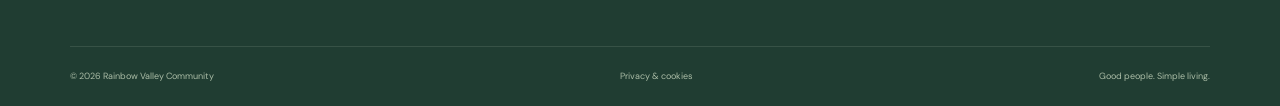
<file: privacy.html>
<!doctype html>
<html lang="en-NZ">
<head>
  <meta charset="utf-8">
  <meta name="viewport" content="width=device-width, initial-scale=1">
  <meta name="theme-color" content="#264c3d">
  <meta name="description" content="Privacy information for the Rainbow Valley Community static website and email enquiry form.">
  <meta property="og:title" content="Privacy & cookies · Rainbow Valley Community">
  <meta property="og:description" content="Privacy information for the Rainbow Valley Community static website and email enquiry form.">
  <meta property="og:type" content="website">
  <title>Privacy & cookies · Rainbow Valley Community</title>
  <link rel="icon" href="assets/favicon.svg" type="image/svg+xml">
  <link rel="preload" href="assets/fonts/dm-serif-regular.ttf" as="font" type="font/ttf" crossorigin>
  <link rel="preload" href="assets/fonts/dm-sans-regular.ttf" as="font" type="font/ttf" crossorigin>
  <link rel="stylesheet" href="styles.css">
  <script src="script.js" defer></script>
</head>
<body>
<a class="skip-link" href="#main">Skip to content</a>
<div class="announcement"><svg class="icon " aria-hidden="true"><use href="assets/icons.svg#sun"></use></svg> A little off the beaten track. A little closer to what matters.</div>
<header class="site-header">
  <div class="container header-inner">
    <a class="brand" href="index.html" aria-label="Rainbow Valley Community home"><img src="assets/logo-mark.svg" width="63" height="46" alt=""><span class="brand-title">Rainbow Valley<span class="brand-subtitle">Community · Golden Bay, NZ</span></span></a>
    <button class="menu-toggle" type="button" aria-label="Toggle navigation" aria-controls="main-nav" aria-expanded="false" hidden><span></span><span></span></button>
    <nav class="site-nav" id="main-nav" aria-label="Main navigation"><a href="index.html">Home</a><a href="community.html">Our community</a><a href="stay.html">Stay with us</a><a href="explore.html">Explore</a><a class="button" href="visit.html" >Come find us <svg class="icon " aria-hidden="true"><use href="assets/icons.svg#diagonal"></use></svg></a></nav>
  </div>
</header>
<main id="main">

<section class="container page-intro"><p class="eyebrow">A little clarity</p><h1>Privacy &amp; cookies.</h1><p class="intro">How this website works, and what happens when you get in touch.</p></section>
<article class="container privacy-content"><h2>Using this website</h2><p>This static website does not use analytics, advertising trackers, cookies, or local storage. Fonts and photographs are served with the website. The hosting provider may process standard request information, such as IP addresses and server logs, to operate the service.</p><h2>Making an enquiry</h2><p>The enquiry form prepares an email on your device. It does not submit information to a website server. Your details are shared with Rainbow Valley only when you choose to send the message through your email provider.</p><h2>Your information</h2><p>When you contact Rainbow Valley, the community may receive your name, email address, travel plans, and any other information you choose to provide. This information is used to respond to you and arrange the services you request.</p><p>The community’s published policy says personal information is not sold, rented, loaned, or traded. Information may be shared where needed to provide a requested service or where legally required, and retained for the necessary service period and applicable legal obligations.</p><h2>External websites</h2><p>Links to maps and other services take you to external websites with their own privacy practices. Those services are only opened when you follow a link.</p><h2>Questions or corrections</h2><p>For questions about your personal information, or to request a correction, email <a href="mailto:info@rainbowcommunity.org.nz">info@rainbowcommunity.org.nz</a> or call <a href="tel:+64277174271">+64 27 717 4271</a>.</p></article>

</main>
<footer class="site-footer">
  <div class="container">
    <div class="footer-grid">
      <div><a class="brand" href="index.html"><img src="assets/logo-mark.svg" width="60" height="46" alt=""><span class="brand-title">Rainbow Valley<span class="brand-subtitle">Community · Golden Bay, NZ</span></span></a><p class="footer-about">A shared way of life, a beautiful valley, and a warm welcome. At home in Golden Bay since 1974.</p></div>
      <div><h2 class="footer-title">Life at Rainbow</h2><div class="footer-links"><a href="community.html">Our community</a><a href="community.html#farm">The farm &amp; gardens</a><a href="community.html#history">Our story</a><a href="visit.html?stay=Volunteering#enquire">Volunteering &amp; visits</a></div></div>
      <div><h2 class="footer-title">Stay a little longer</h2><div class="footer-links"><a href="stay.html#backpackers">Backpackers</a><a href="stay.html#cabin">Garden cabin</a><a href="stay.html#camping">Camping</a><a href="explore.html">Around the valley</a></div></div>
      <div><h2 class="footer-title">Say hello</h2><div class="footer-contact"><p>688 McCallum Road<br>Tākaka, Golden Bay<br>Aotearoa New Zealand</p><a href="tel:+64277174271">+64 27 717 4271</a><a href="mailto:info@rainbowcommunity.org.nz">info@rainbowcommunity.org.nz</a></div></div>
    </div>
    <div class="footer-bottom"><span>© <span data-year>2026</span> Rainbow Valley Community</span><a href="privacy.html">Privacy &amp; cookies</a><span>Good people. Simple living.</span></div>
  </div>
</footer>
</body>
</html>
</file>
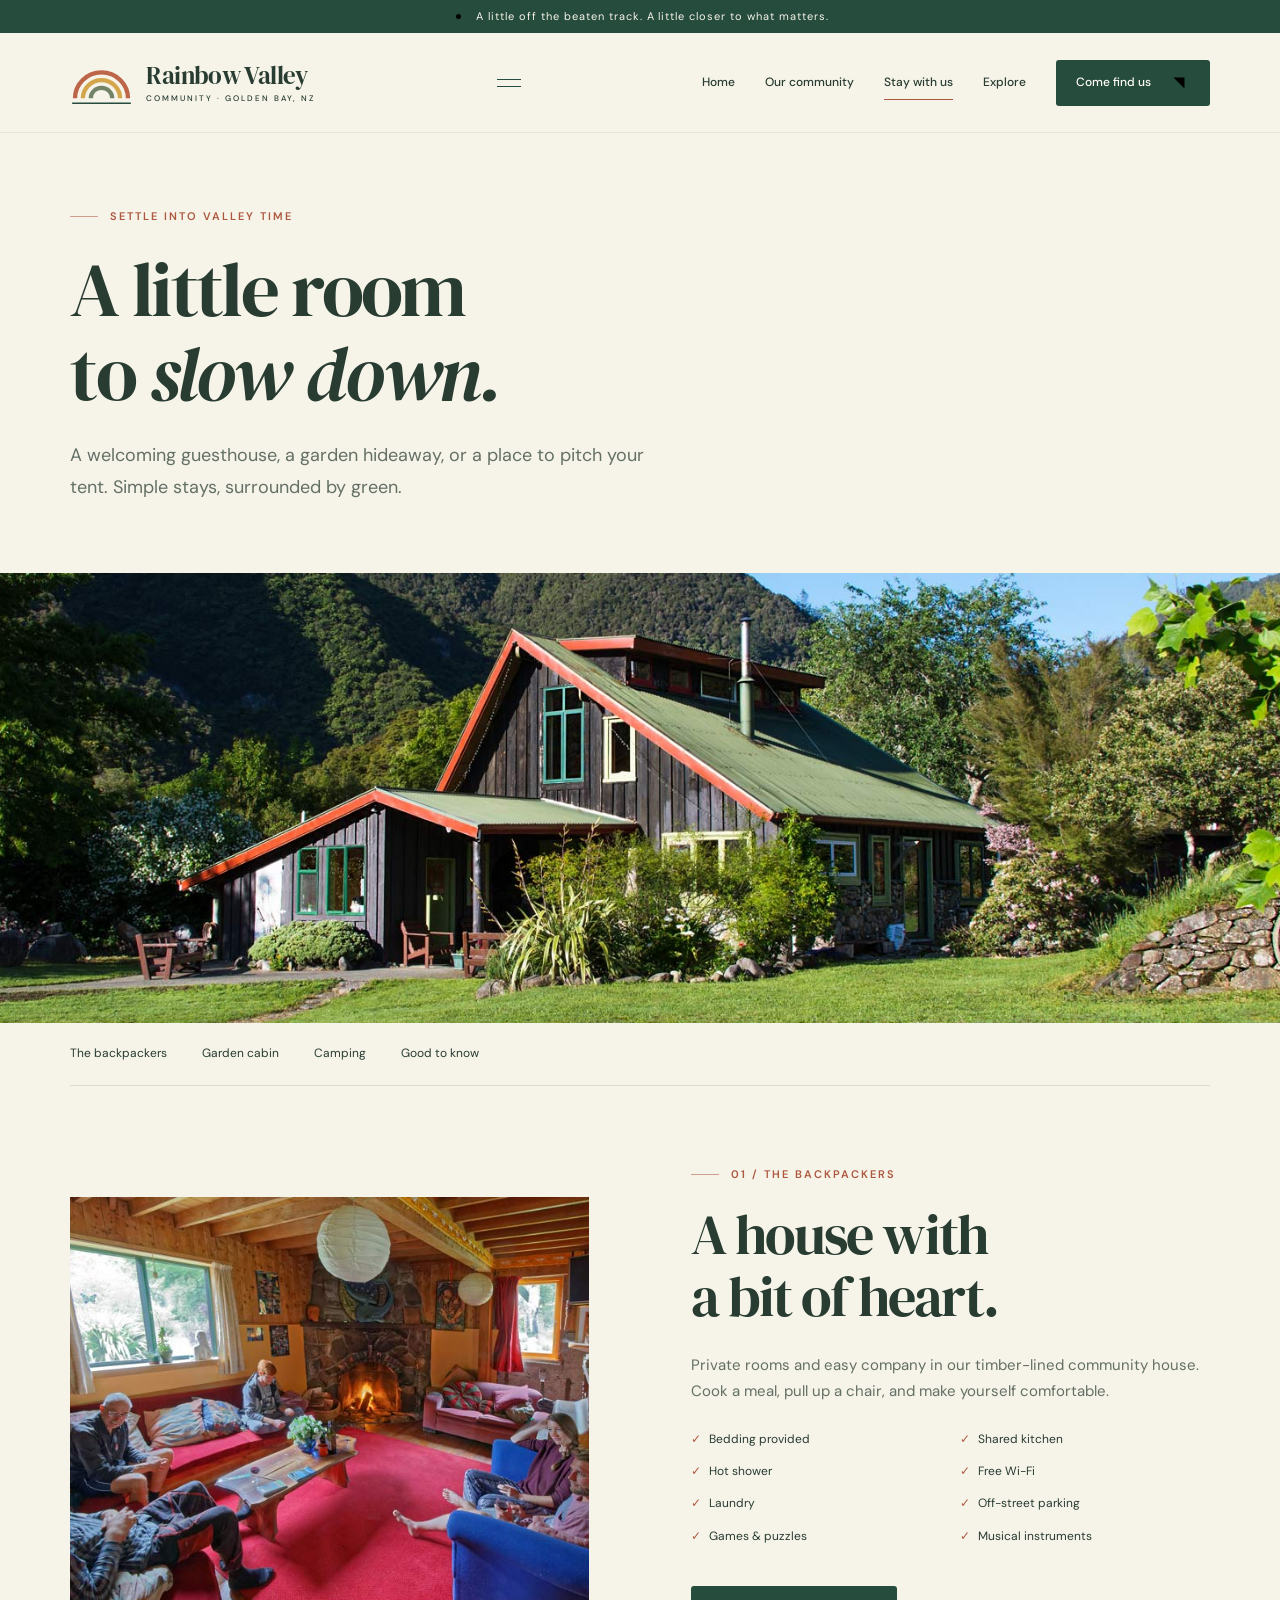
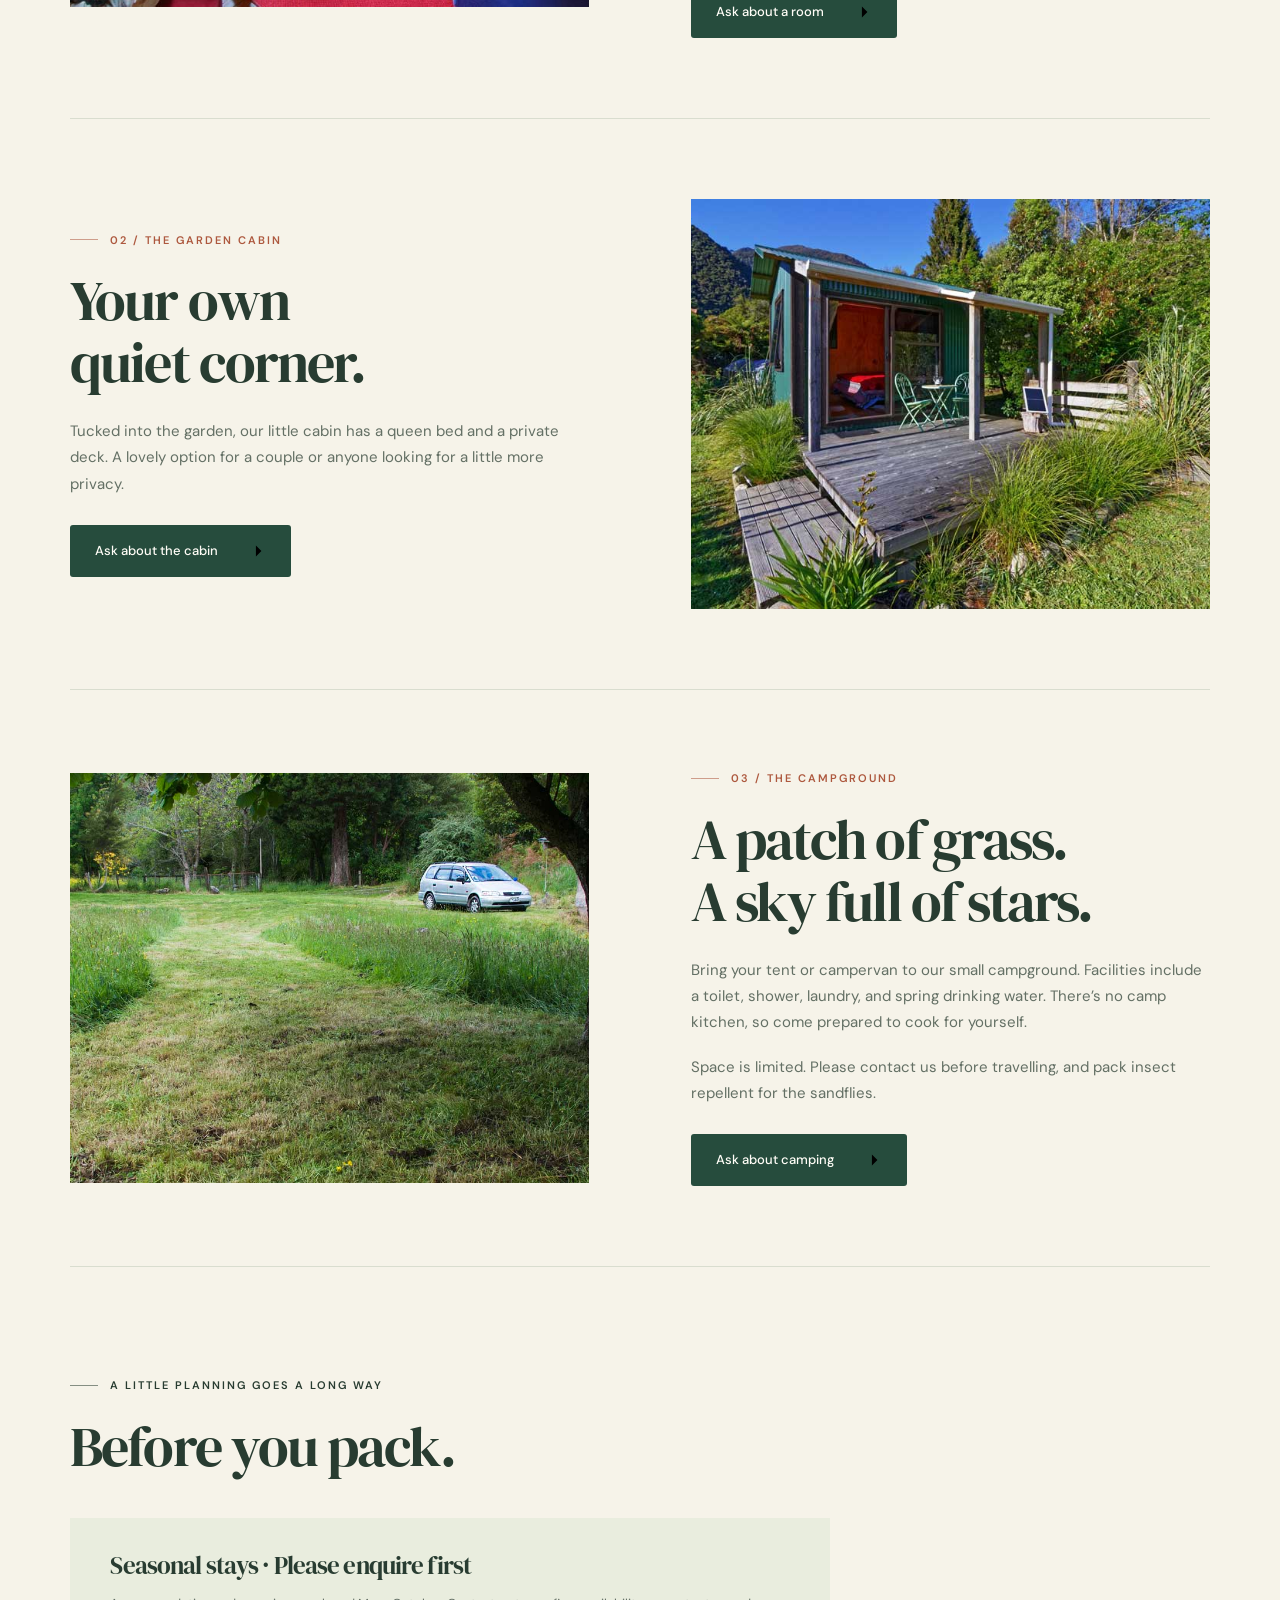
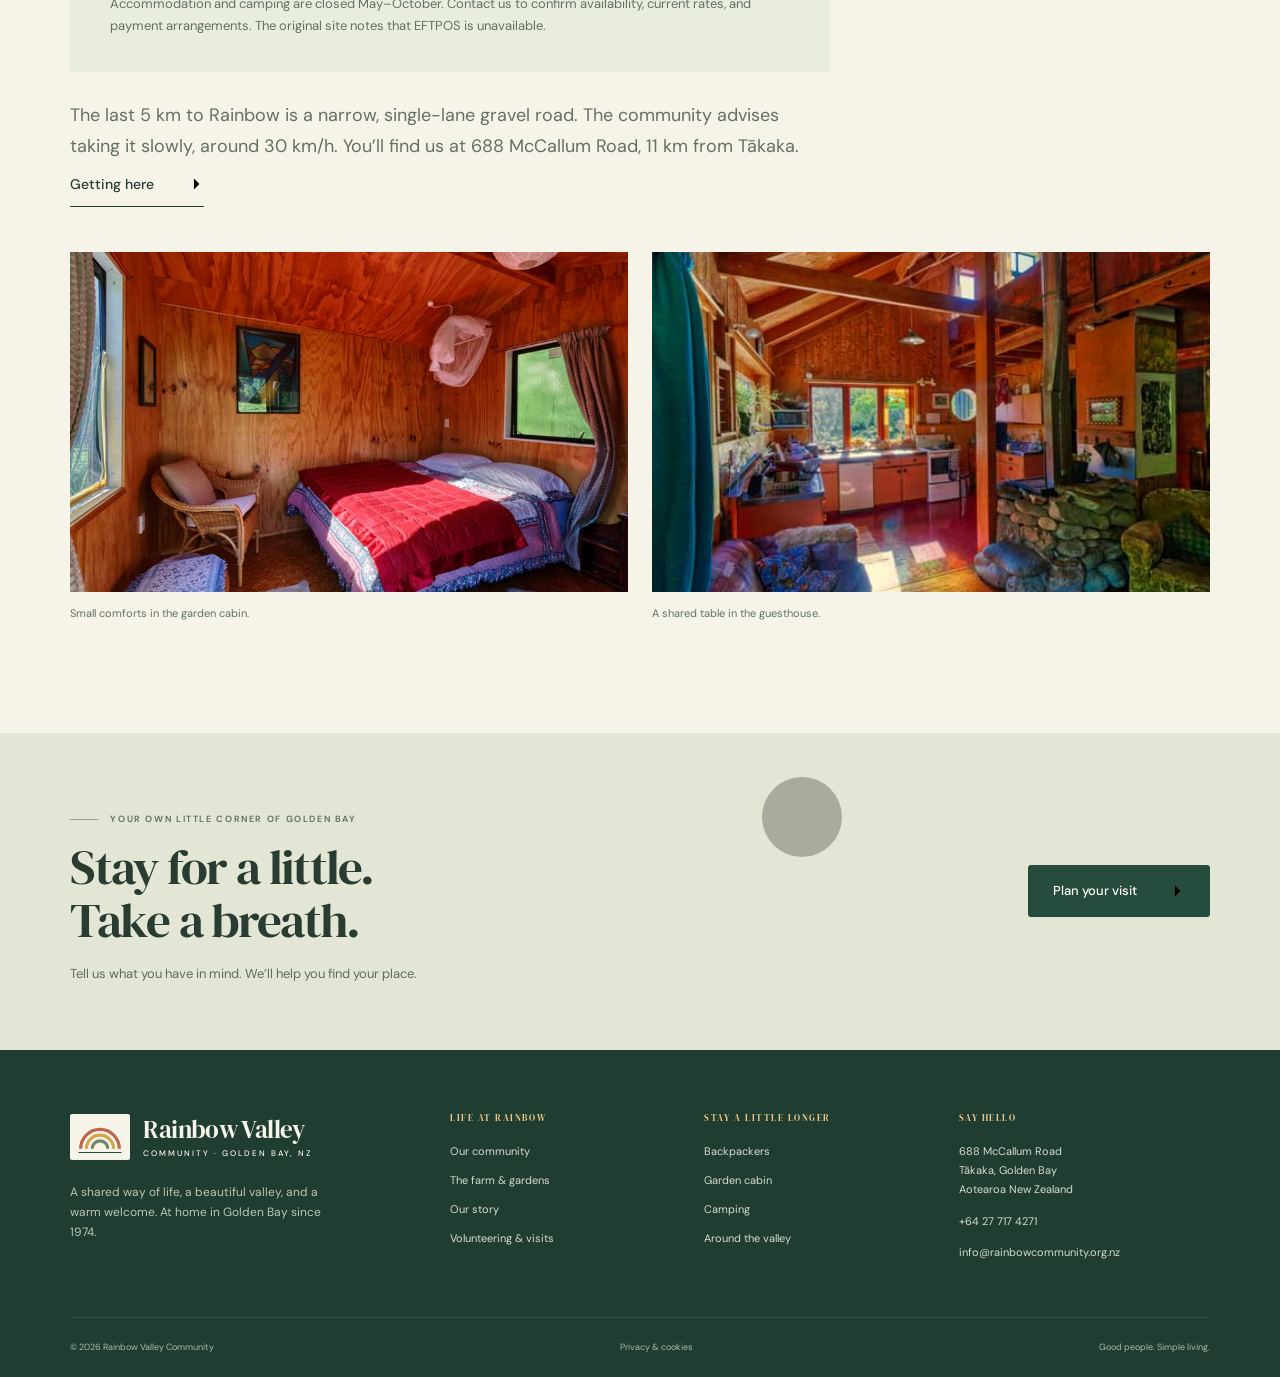
<file: stay.html>
<!doctype html>
<html lang="en-NZ">
<head>
  <meta charset="utf-8">
  <meta name="viewport" content="width=device-width, initial-scale=1">
  <meta name="theme-color" content="#264c3d">
  <meta name="description" content="Explore the Rainbow Valley guesthouse, private garden cabin and small campground near Tākaka, Golden Bay. Seasonal stays by arrangement.">
  <meta property="og:title" content="Stay with us · Rainbow Valley Community">
  <meta property="og:description" content="Explore the Rainbow Valley guesthouse, private garden cabin and small campground near Tākaka, Golden Bay. Seasonal stays by arrangement.">
  <meta property="og:type" content="website">
  <title>Stay with us · Rainbow Valley Community</title>
  <link rel="icon" href="assets/favicon.svg" type="image/svg+xml">
  <link rel="preload" href="assets/fonts/dm-serif-regular.ttf" as="font" type="font/ttf" crossorigin>
  <link rel="preload" href="assets/fonts/dm-sans-regular.ttf" as="font" type="font/ttf" crossorigin>
  <link rel="stylesheet" href="styles.css">
  <script src="script.js" defer></script>
</head>
<body>
<a class="skip-link" href="#main">Skip to content</a>
<div class="announcement"><svg class="icon " aria-hidden="true"><use href="assets/icons.svg#sun"></use></svg> A little off the beaten track. A little closer to what matters.</div>
<header class="site-header">
  <div class="container header-inner">
    <a class="brand" href="index.html" aria-label="Rainbow Valley Community home"><img src="assets/logo-mark.svg" width="63" height="46" alt=""><span class="brand-title">Rainbow Valley<span class="brand-subtitle">Community · Golden Bay, NZ</span></span></a>
    <button class="menu-toggle" type="button" aria-label="Toggle navigation" aria-controls="main-nav" aria-expanded="false" hidden><span></span><span></span></button>
    <nav class="site-nav" id="main-nav" aria-label="Main navigation"><a href="index.html">Home</a><a href="community.html">Our community</a><a href="stay.html" aria-current="page">Stay with us</a><a href="explore.html">Explore</a><a class="button" href="visit.html" >Come find us <svg class="icon " aria-hidden="true"><use href="assets/icons.svg#diagonal"></use></svg></a></nav>
  </div>
</header>
<main id="main">

<section class="container page-intro"><p class="eyebrow">Settle into valley time</p><h1>A little room<br>to <em>slow down.</em></h1><p class="intro">A welcoming guesthouse, a garden hideaway, or a place to pitch your tent. Simple stays, surrounded by green.</p></section>
<img class="page-banner" src="assets/images/ban-community.jpg" width="1903" height="512" alt="The community guesthouse tucked into its gardens beneath forested hills" fetchpriority="high">
<div class="container"><nav class="jump-nav" aria-label="Accommodation options"><a href="#backpackers">The backpackers</a><a href="#cabin">Garden cabin</a><a href="#camping">Camping</a><a href="#good-to-know">Good to know</a></nav>
  <section class="detail-section" id="backpackers"><img class="detail-image" src="assets/images/backpackers-lounge.jpg" width="800" height="509" alt="Comfortable sofas and a stone fireplace in the shared lounge" loading="lazy"><div><p class="eyebrow">01 / The backpackers</p><h2>A house with<br>a bit of heart.</h2><p class="intro">Private rooms and easy company in our timber-lined community house. Cook a meal, pull up a chair, and make yourself comfortable.</p><ul class="amenities"><li>Bedding provided</li><li>Shared kitchen</li><li>Hot shower</li><li>Free Wi-Fi</li><li>Laundry</li><li>Off-street parking</li><li>Games &amp; puzzles</li><li>Musical instruments</li></ul><a class="button" href="visit.html?stay=Backpackers#enquire">Ask about a room <svg class="icon " aria-hidden="true"><use href="assets/icons.svg#arrow"></use></svg></a></div></section>
  <section class="detail-section reverse" id="cabin"><img class="detail-image" src="assets/images/golden-bay-budget-accommodation.jpg" width="800" height="534" alt="The garden cabin and its deck in a lush garden" loading="lazy"><div><p class="eyebrow">02 / The garden cabin</p><h2>Your own<br>quiet corner.</h2><p class="intro">Tucked into the garden, our little cabin has a queen bed and a private deck. A lovely option for a couple or anyone looking for a little more privacy.</p><a class="button" href="visit.html?stay=Garden%20cabin#enquire">Ask about the cabin <svg class="icon " aria-hidden="true"><use href="assets/icons.svg#arrow"></use></svg></a></div></section>
  <section class="detail-section" id="camping"><img class="detail-image" src="assets/images/ban-tents-campers.jpg" width="2000" height="700" alt="A campervan parked on the community’s small grassy campground" loading="lazy"><div><p class="eyebrow">03 / The campground</p><h2>A patch of grass.<br>A sky full of stars.</h2><p class="intro">Bring your tent or campervan to our small campground. Facilities include a toilet, shower, laundry, and spring drinking water. There’s no camp kitchen, so come prepared to cook for yourself.</p><p>Space is limited. Please contact us before travelling, and pack insect repellent for the sandflies.</p><a class="button" href="visit.html?stay=Camping#enquire">Ask about camping <svg class="icon " aria-hidden="true"><use href="assets/icons.svg#arrow"></use></svg></a></div></section>
  <section class="section" id="good-to-know"><div class="wide-copy"><p class="eyebrow">A little planning goes a long way</p><h2>Before you pack.</h2><div class="info-panel"><h3>Seasonal stays · Please enquire first</h3><p>Accommodation and camping are closed May–October. Contact us to confirm availability, current rates, and payment arrangements. The original site notes that EFTPOS is unavailable.</p></div><p class="intro">The last 5 km to Rainbow is a narrow, single-lane gravel road. The community advises taking it slowly, around 30 km/h. You’ll find us at 688 McCallum Road, 11 km from Tākaka.</p><a class="text-link" href="visit.html#directions">Getting here <svg class="icon " aria-hidden="true"><use href="assets/icons.svg#arrow"></use></svg></a></div><div class="photo-pair"><figure><img src="assets/images/private-garden-cabin-accommodation.jpg" width="800" height="534" alt="Warm timber walls and a queen bed inside the garden cabin" loading="lazy"><figcaption>Small comforts in the garden cabin.</figcaption></figure><figure><img src="assets/images/backpackers-kitchen-dining.jpg" width="500" height="333" alt="A dining table in the guesthouse’s shared timber kitchen" loading="lazy"><figcaption>A shared table in the guesthouse.</figcaption></figure></div></section>
</div><section class="visit-band"><svg class="icon band-sun" aria-hidden="true"><use href="assets/icons.svg#sun"></use></svg><div class="container visit-band-inner"><div><p class="eyebrow">Your own little corner of Golden Bay</p><h2>Stay for a little.<br>Take a breath.</h2><p>Tell us what you have in mind. We’ll help you find your place.</p></div><a class="button" href="visit.html">Plan your visit <svg class="icon " aria-hidden="true"><use href="assets/icons.svg#arrow"></use></svg></a></div></section>

</main>
<footer class="site-footer">
  <div class="container">
    <div class="footer-grid">
      <div><a class="brand" href="index.html"><img src="assets/logo-mark.svg" width="60" height="46" alt=""><span class="brand-title">Rainbow Valley<span class="brand-subtitle">Community · Golden Bay, NZ</span></span></a><p class="footer-about">A shared way of life, a beautiful valley, and a warm welcome. At home in Golden Bay since 1974.</p></div>
      <div><h2 class="footer-title">Life at Rainbow</h2><div class="footer-links"><a href="community.html">Our community</a><a href="community.html#farm">The farm &amp; gardens</a><a href="community.html#history">Our story</a><a href="visit.html?stay=Volunteering#enquire">Volunteering &amp; visits</a></div></div>
      <div><h2 class="footer-title">Stay a little longer</h2><div class="footer-links"><a href="stay.html#backpackers">Backpackers</a><a href="stay.html#cabin">Garden cabin</a><a href="stay.html#camping">Camping</a><a href="explore.html">Around the valley</a></div></div>
      <div><h2 class="footer-title">Say hello</h2><div class="footer-contact"><p>688 McCallum Road<br>Tākaka, Golden Bay<br>Aotearoa New Zealand</p><a href="tel:+64277174271">+64 27 717 4271</a><a href="mailto:info@rainbowcommunity.org.nz">info@rainbowcommunity.org.nz</a></div></div>
    </div>
    <div class="footer-bottom"><span>© <span data-year>2026</span> Rainbow Valley Community</span><a href="privacy.html">Privacy &amp; cookies</a><span>Good people. Simple living.</span></div>
  </div>
</footer>
</body>
</html>
</file>
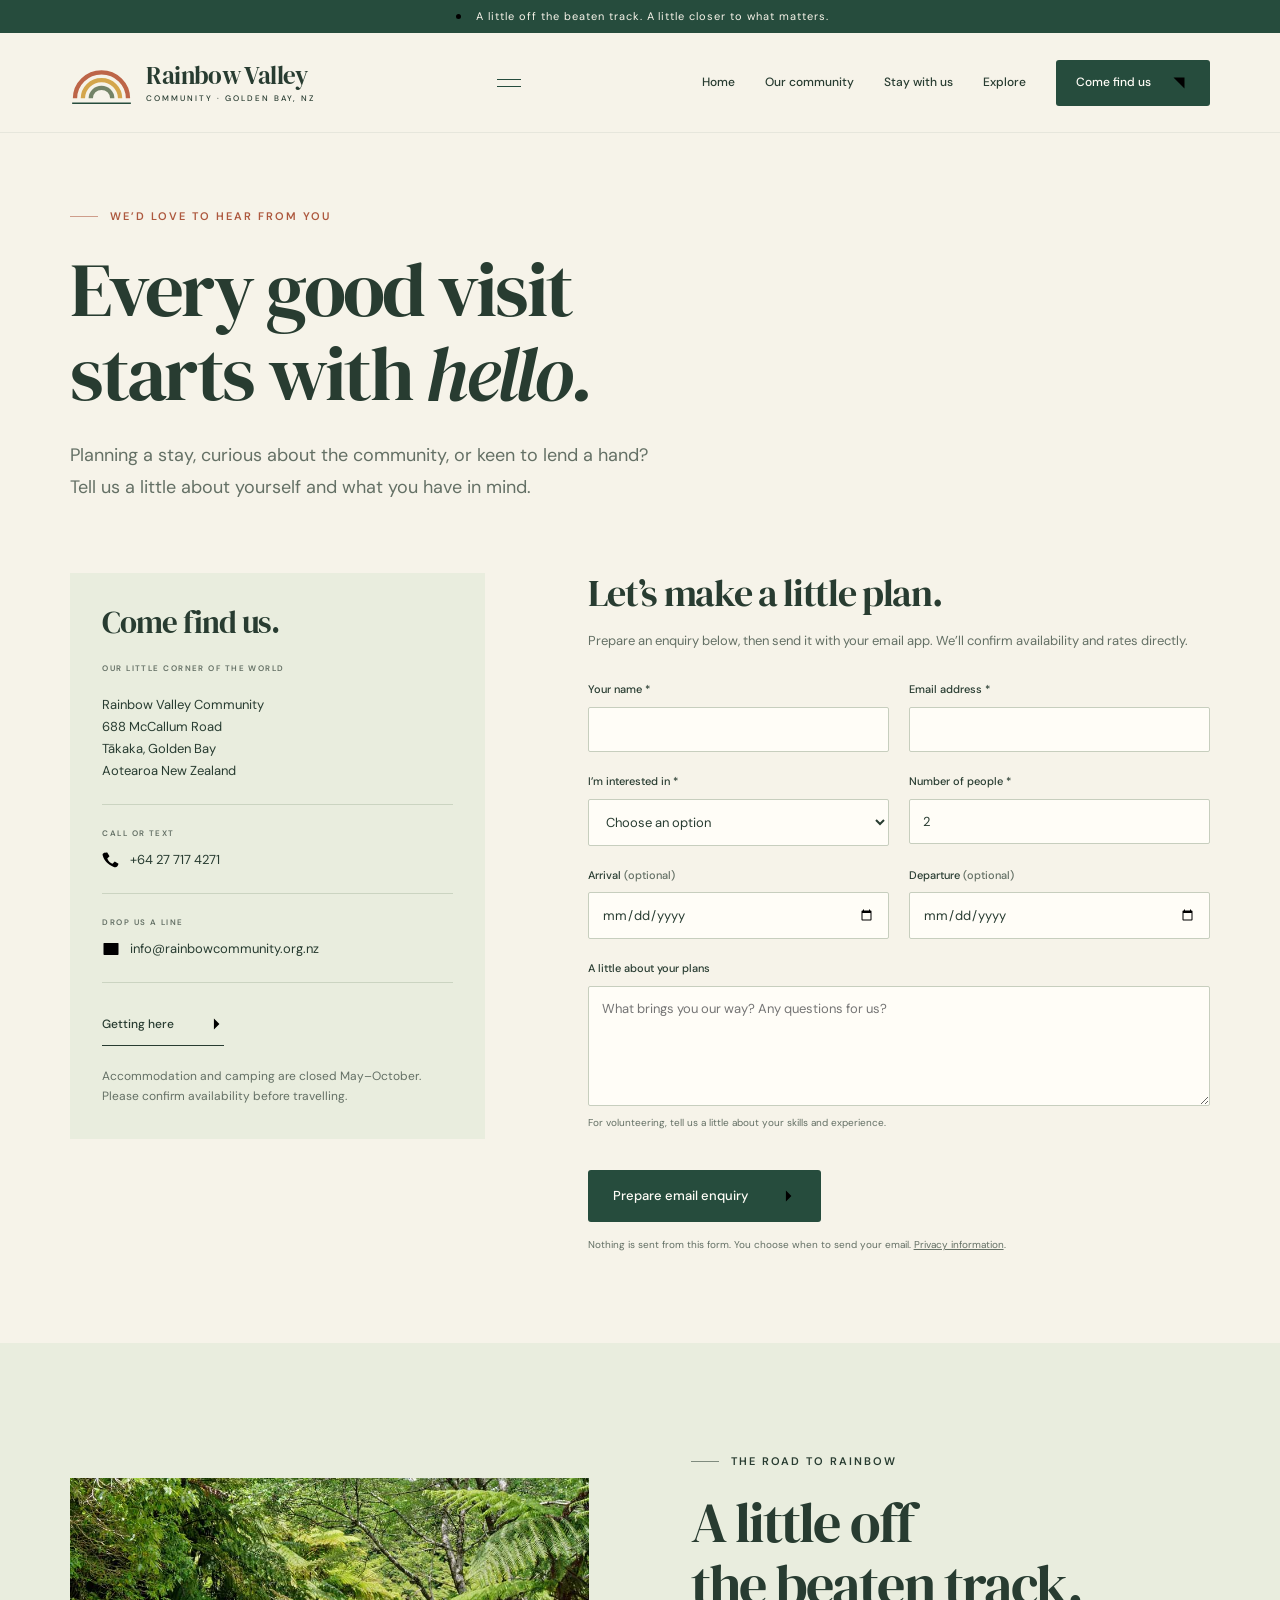
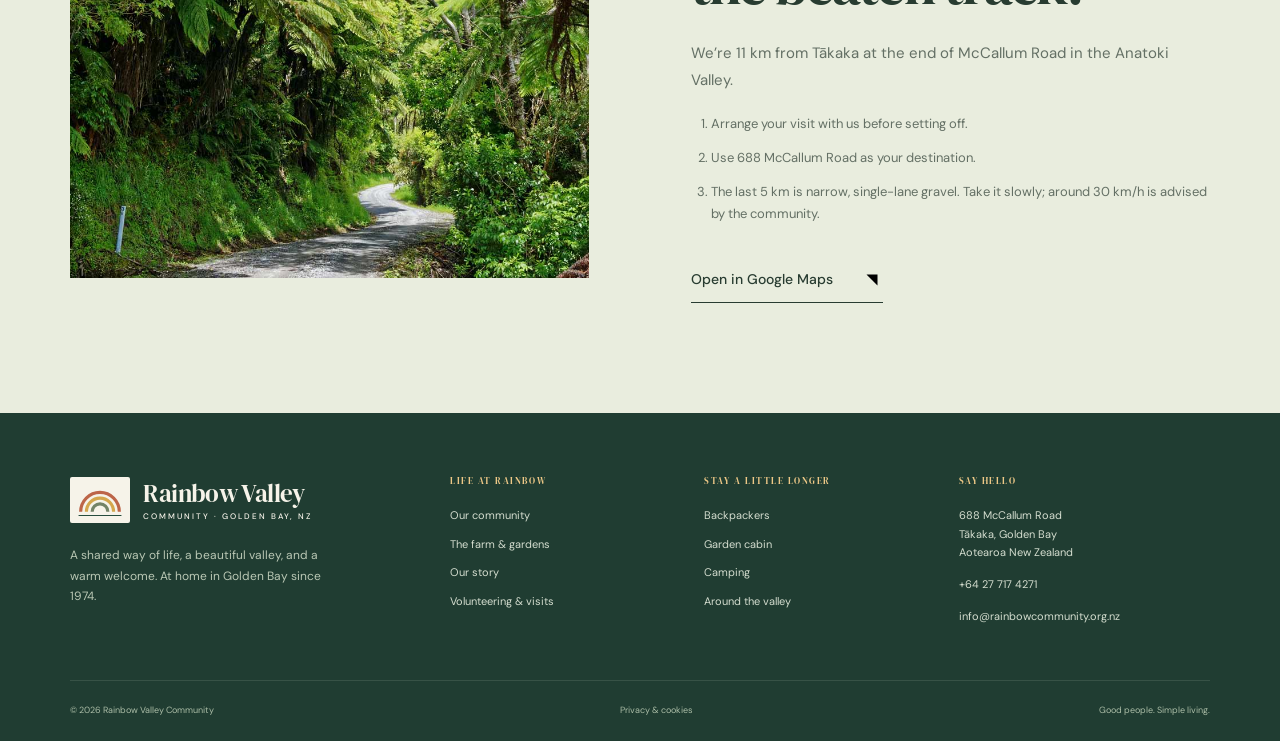
<file: visit.html>
<!doctype html>
<html lang="en-NZ">
<head>
  <meta charset="utf-8">
  <meta name="viewport" content="width=device-width, initial-scale=1">
  <meta name="theme-color" content="#264c3d">
  <meta name="description" content="Get in touch with Rainbow Valley Community to arrange accommodation, camping, a community visit or volunteering. Find directions to 688 McCallum Road, Golden Bay.">
  <meta property="og:title" content="Visit & contact · Rainbow Valley Community">
  <meta property="og:description" content="Get in touch with Rainbow Valley Community to arrange accommodation, camping, a community visit or volunteering. Find directions to 688 McCallum Road, Golden Bay.">
  <meta property="og:type" content="website">
  <title>Visit & contact · Rainbow Valley Community</title>
  <link rel="icon" href="assets/favicon.svg" type="image/svg+xml">
  <link rel="preload" href="assets/fonts/dm-serif-regular.ttf" as="font" type="font/ttf" crossorigin>
  <link rel="preload" href="assets/fonts/dm-sans-regular.ttf" as="font" type="font/ttf" crossorigin>
  <link rel="stylesheet" href="styles.css">
  <script src="script.js" defer></script>
</head>
<body>
<a class="skip-link" href="#main">Skip to content</a>
<div class="announcement"><svg class="icon " aria-hidden="true"><use href="assets/icons.svg#sun"></use></svg> A little off the beaten track. A little closer to what matters.</div>
<header class="site-header">
  <div class="container header-inner">
    <a class="brand" href="index.html" aria-label="Rainbow Valley Community home"><img src="assets/logo-mark.svg" width="63" height="46" alt=""><span class="brand-title">Rainbow Valley<span class="brand-subtitle">Community · Golden Bay, NZ</span></span></a>
    <button class="menu-toggle" type="button" aria-label="Toggle navigation" aria-controls="main-nav" aria-expanded="false" hidden><span></span><span></span></button>
    <nav class="site-nav" id="main-nav" aria-label="Main navigation"><a href="index.html">Home</a><a href="community.html">Our community</a><a href="stay.html">Stay with us</a><a href="explore.html">Explore</a><a class="button" href="visit.html" aria-current="page">Come find us <svg class="icon " aria-hidden="true"><use href="assets/icons.svg#diagonal"></use></svg></a></nav>
  </div>
</header>
<main id="main">

<section class="container page-intro"><p class="eyebrow">We’d love to hear from you</p><h1>Every good visit<br>starts with <em>hello.</em></h1><p class="intro">Planning a stay, curious about the community, or keen to lend a hand? Tell us a little about yourself and what you have in mind.</p></section>
<div class="container contact-layout">
  <aside class="contact-card" aria-label="Contact information"><h2>Come find us.</h2><div class="contact-item"><p class="eyebrow">Our little corner of the world</p><p>Rainbow Valley Community<br>688 McCallum Road<br>Tākaka, Golden Bay<br>Aotearoa New Zealand</p></div><div class="contact-item"><p class="eyebrow">Call or text</p><a href="tel:+64277174271"><svg class="icon " aria-hidden="true"><use href="assets/icons.svg#phone"></use></svg> +64 27 717 4271</a></div><div class="contact-item"><p class="eyebrow">Drop us a line</p><a href="mailto:info@rainbowcommunity.org.nz"><svg class="icon " aria-hidden="true"><use href="assets/icons.svg#mail"></use></svg> info@rainbowcommunity.org.nz</a></div><a class="text-link" href="#directions">Getting here <svg class="icon " aria-hidden="true"><use href="assets/icons.svg#arrow"></use></svg></a><p>Accommodation and camping are closed May–October. Please confirm availability before travelling.</p></aside>
  <div id="enquire"><noscript><div class="info-panel"><h2>Let’s make a little plan.</h2><p>Please email <a href="mailto:info@rainbowcommunity.org.nz">info@rainbowcommunity.org.nz</a> or call +64 27 717 4271 to make an enquiry.</p></div></noscript><form class="enquiry-form" id="enquiry-form" hidden><h2>Let’s make a little plan.</h2><p class="form-note">Prepare an enquiry below, then send it with your email app. We’ll confirm availability and rates directly.</p><div class="form-grid">
    <div class="field"><label for="name">Your name *</label><input id="name" name="name" autocomplete="name" required maxlength="100"></div>
    <div class="field"><label for="email">Email address *</label><input type="email" id="email" name="email" autocomplete="email" required maxlength="150"></div>
    <div class="field"><label for="interest">I’m interested in *</label><select id="interest" name="interest" required><option value="">Choose an option</option>Backpackers</option><option>Garden cabin</option><option>Camping</option><option>Volunteering</option><option>Community visit</option><option>Something else</option></select></div>
    <div class="field"><label for="guests">Number of people *</label><input id="guests" name="guests" type="number" min="1" max="30" value="2" required></div>
    <div class="field"><label for="arrival">Arrival <span class="muted">(optional)</span></label><input type="date" id="arrival" name="arrival"></div>
    <div class="field"><label for="departure">Departure <span class="muted">(optional)</span></label><input type="date" id="departure" name="departure"></div>
    <div class="field full"><label for="message">A little about your plans</label><textarea id="message" name="message" maxlength="2000" placeholder="What brings you our way? Any questions for us?"></textarea><small>For volunteering, tell us a little about your skills and experience.</small></div>
  </div><p class="form-error" id="form-error" role="alert"></p><button class="button" type="submit">Prepare email enquiry <svg class="icon " aria-hidden="true"><use href="assets/icons.svg#arrow"></use></svg></button><p class="privacy-note">Nothing is sent from this form. You choose when to send your email. <a href="privacy.html">Privacy information</a>.</p></form>
  <section class="email-preview" id="email-preview" aria-labelledby="preview-heading" tabindex="-1" hidden><h3 id="preview-heading">Your enquiry is ready.</h3><p>Open the draft in your email app, review it, and send it to info@rainbowcommunity.org.nz. This is an enquiry, not a confirmed booking.</p><pre id="enquiry-body"></pre><div class="email-actions"><a id="open-email" class="button" href="mailto:info@rainbowcommunity.org.nz">Open email app <svg class="icon " aria-hidden="true"><use href="assets/icons.svg#diagonal"></use></svg></a><button class="button button-outline" id="copy-enquiry" type="button">Copy enquiry</button></div><p class="copy-status" id="copy-status" role="status"></p></section>
  </div>
</div>
<section class="section stays-section" id="directions"><div class="container directions-layout"><img src="assets/images/ban-road-in.jpg" width="2000" height="700" alt="The leafy gravel road winding into Rainbow Valley" loading="lazy"><div><p class="eyebrow">The road to Rainbow</p><h2>A little off<br>the beaten track.</h2><p class="intro">We’re 11 km from Tākaka at the end of McCallum Road in the Anatoki Valley.</p><ol class="directions-list"><li>Arrange your visit with us before setting off.</li><li>Use 688 McCallum Road as your destination.</li><li>The last 5 km is narrow, single-lane gravel. Take it slowly; around 30 km/h is advised by the community.</li></ol><a class="text-link" href="https://www.google.com/maps/search/?api=1&amp;query=Rainbow+Valley+Community+688+McCallum+Road+Takaka+New+Zealand" target="_blank" rel="noopener noreferrer">Open in Google Maps <svg class="icon " aria-hidden="true"><use href="assets/icons.svg#diagonal"></use></svg></a></div></div></section>

</main>
<footer class="site-footer">
  <div class="container">
    <div class="footer-grid">
      <div><a class="brand" href="index.html"><img src="assets/logo-mark.svg" width="60" height="46" alt=""><span class="brand-title">Rainbow Valley<span class="brand-subtitle">Community · Golden Bay, NZ</span></span></a><p class="footer-about">A shared way of life, a beautiful valley, and a warm welcome. At home in Golden Bay since 1974.</p></div>
      <div><h2 class="footer-title">Life at Rainbow</h2><div class="footer-links"><a href="community.html">Our community</a><a href="community.html#farm">The farm &amp; gardens</a><a href="community.html#history">Our story</a><a href="visit.html?stay=Volunteering#enquire">Volunteering &amp; visits</a></div></div>
      <div><h2 class="footer-title">Stay a little longer</h2><div class="footer-links"><a href="stay.html#backpackers">Backpackers</a><a href="stay.html#cabin">Garden cabin</a><a href="stay.html#camping">Camping</a><a href="explore.html">Around the valley</a></div></div>
      <div><h2 class="footer-title">Say hello</h2><div class="footer-contact"><p>688 McCallum Road<br>Tākaka, Golden Bay<br>Aotearoa New Zealand</p><a href="tel:+64277174271">+64 27 717 4271</a><a href="mailto:info@rainbowcommunity.org.nz">info@rainbowcommunity.org.nz</a></div></div>
    </div>
    <div class="footer-bottom"><span>© <span data-year>2026</span> Rainbow Valley Community</span><a href="privacy.html">Privacy &amp; cookies</a><span>Good people. Simple living.</span></div>
  </div>
</footer>
</body>
</html>
</file>
<file: styles.css>
@font-face{font-family:DM Sans;src:url('assets/fonts/dm-sans-regular.ttf') format('truetype');font-weight:400;font-display:swap}
@font-face{font-family:DM Sans;src:url('assets/fonts/dm-sans-medium.ttf') format('truetype');font-weight:500;font-display:swap}
@font-face{font-family:DM Sans;src:url('assets/fonts/dm-sans-semibold.ttf') format('truetype');font-weight:600 700;font-display:swap}
@font-face{font-family:DM Serif;src:url('assets/fonts/dm-serif-regular.ttf') format('truetype');font-weight:400;font-display:swap}
@font-face{font-family:DM Serif;src:url('assets/fonts/dm-serif-italic.ttf') format('truetype');font-weight:400;font-style:italic;font-display:swap}
:root{--paper:#f6f3e9;--white:#fffdf7;--green:#264c3d;--dark:#203d32;--ink:#283c31;--muted:#647065;--rust:#ad583e;--gold:#e4b866;--line:#d9ddcf;--pale:#e9edde;--serif:'DM Serif',Georgia,serif;--sans:'DM Sans',Arial,sans-serif;--gutter:clamp(24px,5.5vw,100px)}
*{box-sizing:border-box}html{scroll-behavior:smooth;scroll-padding-top:110px}body{margin:0;background:var(--paper);color:var(--ink);font-family:var(--sans);font-size:16px;line-height:1.7;-webkit-font-smoothing:antialiased}body,button,input,select,textarea{font-family:var(--sans)}button,input,select,textarea{font-size:inherit}a{color:inherit;text-decoration:none}button,a,input,select,textarea,summary{-webkit-tap-highlight-color:transparent}button{cursor:pointer}img{max-width:100%;display:block;object-fit:cover}h1,h2,h3,h4,p,figure{margin:0}h1,h2,h3,h4{font-weight:400}h1,h2,h3{font-family:var(--serif);line-height:1.1;letter-spacing:-.035em}h1{font-size:clamp(55px,7vw,104px)}h2{font-size:clamp(38px,4.4vw,66px)}h3{font-size:30px}p+p{margin-top:20px}em{font-weight:400}ul{padding-left:20px}a:focus-visible,button:focus-visible,summary:focus-visible{outline:3px solid var(--rust);outline-offset:6px}input:focus-visible,select:focus-visible,textarea:focus-visible{outline:2px solid var(--green);outline-offset:3px}::selection{background:var(--gold);color:var(--dark)}[hidden]{display:none!important}.icon{width:22px;height:22px;flex-shrink:0;display:inline-block;vertical-align:middle}.container{width:100%;max-width:1600px;margin-inline:auto;padding-inline:var(--gutter)}.section{padding-block:110px}.eyebrow{display:flex;align-items:center;gap:12px;font-size:11px;line-height:1.5;font-weight:600;letter-spacing:.18em;text-transform:uppercase;margin-bottom:22px}.eyebrow::before{content:'';width:28px;height:1px;background:currentColor;opacity:.55}.intro{font-size:18px;line-height:1.75}.muted{color:var(--muted)}.text-link{display:inline-flex;align-items:center;gap:28px;border-bottom:1px solid currentColor;padding-block:10px;font-size:14px;font-weight:500}.text-link .icon{transition:transform .2s}.text-link:hover .icon{transform:translateX(5px)}.button{display:inline-flex;justify-content:center;align-items:center;gap:26px;min-height:52px;padding:14px 24px;background:var(--green);color:var(--white);font-size:13px;font-weight:500;border:1px solid transparent;border-radius:3px;line-height:1.4;transition:background .2s,transform .2s}.button:hover{background:#3b604b;transform:translateY(-2px)}.button-gold{background:var(--gold);color:var(--dark)}.button-gold:hover{background:#efc983}.button-outline{background:transparent;color:var(--green);border-color:#a0aa99}.button-outline:hover{color:var(--white)}.skip-link{position:fixed;top:-100px;left:20px;z-index:100;background:var(--gold);padding:12px 20px}.skip-link:focus{top:10px}.announcement{background:var(--green);color:var(--paper);font-size:11px;letter-spacing:.09em;min-height:33px;display:flex;align-items:center;justify-content:center;gap:10px;padding:7px 18px;text-align:center}.announcement .icon{width:15px;height:15px;color:var(--gold)}.site-header{position:sticky;top:0;z-index:20;background:var(--paper);border-bottom:1px solid #264c3d13}.header-inner{display:flex;align-items:center;justify-content:space-between;gap:30px;min-height:99px}.brand{display:flex;align-items:center;gap:13px;flex-shrink:0}.brand img{width:63px;height:46px;object-fit:contain}.brand-title{font-family:var(--serif);font-size:25px;letter-spacing:-.025em;line-height:1.05}.brand-subtitle{display:block;margin-top:6px;font-family:var(--sans);font-size:8px;text-transform:uppercase;letter-spacing:.25em;font-weight:500}.site-nav{display:flex;gap:30px;align-items:center;font-size:12px;font-weight:500}.site-nav>a:not(.button){position:relative;padding:12px 0}.site-nav>a:not(.button)::after{content:'';position:absolute;bottom:5px;left:0;right:100%;height:1px;background:var(--rust);transition:right .2s}.site-nav>a:hover::after,.site-nav>a[aria-current=page]::after{right:0}.site-nav .button{font-size:12px;min-height:44px;padding:11px 19px;gap:17px}.menu-toggle{border:0;background:none;color:var(--green);padding:10px}.menu-toggle span{display:block;width:24px;height:1px;background:currentColor;margin:6px 0;transition:transform .2s}.home-hero{position:relative;min-height:650px;display:flex;align-items:center;color:var(--white);isolation:isolate;overflow:hidden}.hero-image{position:absolute;width:100%;height:100%;inset:0;z-index:-2;object-position:54% center}.home-hero::after{content:'';position:absolute;inset:0;z-index:-1;background:linear-gradient(90deg,rgba(12,39,25,.78) 0%,rgba(13,34,21,.46) 43%,rgba(13,34,21,.04) 76%),linear-gradient(0deg,rgba(12,28,19,.35),transparent 40%)}.hero-content{padding-top:64px;padding-bottom:100px}.hero-content .eyebrow{color:#f7e9cb}.hero-content h1{max-width:800px;line-height:1.01}.hero-content h1 em{color:#edc887}.hero-content p{max-width:380px;font-size:15px;line-height:1.8;margin-top:25px;color:#f3f1e6}.hero-content .button{margin-top:30px}.hero-bottom{position:absolute;bottom:30px;left:0;right:0;display:flex;align-items:center;justify-content:space-between;font-size:10px;letter-spacing:.07em}.hero-location{display:flex;align-items:center;gap:9px}.hero-location .icon{height:16px;width:16px}.hero-scroll{display:flex;align-items:center;gap:14px}.hero-scroll span{display:grid;place-items:center;width:34px;height:34px;border:1px solid #ffffff70;border-radius:50%}.hero-scroll .icon{transform:rotate(90deg);width:17px}.welcome-strip{display:grid;grid-template-columns:repeat(3,1fr);border-bottom:1px solid var(--line);min-height:94px;align-items:center}.welcome-strip>div{display:flex;align-items:center;justify-content:center;gap:12px;font-size:11px;letter-spacing:.03em;padding:18px}.welcome-strip>div+div{border-left:1px solid var(--line)}.welcome-strip .icon{width:25px;color:#7a8867}.story-grid{display:grid;grid-template-columns:1fr 1fr;gap:10%;align-items:center}.story-copy{max-width:480px}.story-copy .intro{margin-top:28px}.story-copy .text-link{margin-top:27px}.story-photos{position:relative;padding:0 0 38px 30px}.story-main{width:100%;height:460px;border-radius:48% 48% 2px 2px;object-position:48% center}.story-small{position:absolute;width:45%;height:190px;bottom:0;left:-30px;border:8px solid var(--paper);transform:rotate(-5deg)}.year-stamp{position:absolute;right:-16px;bottom:10px;border-radius:50%;height:110px;width:110px;display:flex;align-items:center;justify-content:center;flex-direction:column;background:var(--gold);transform:rotate(10deg);font-size:9px;line-height:1.6;letter-spacing:.16em;text-transform:uppercase}.year-stamp strong{font-family:var(--serif);font-weight:400;font-size:34px;letter-spacing:-.03em}.stays-section{background:var(--pale)}.section-heading{display:flex;justify-content:space-between;gap:40px;align-items:flex-end;margin-bottom:48px}.section-heading>p{max-width:360px;font-size:14px;color:var(--muted)}.stay-grid{display:grid;grid-template-columns:repeat(3,1fr);gap:28px}.stay-card{display:block}.card-photo{position:relative;overflow:hidden;background:#d5dacb}.card-photo img{width:100%;aspect-ratio:1.4;transition:transform .6s}.stay-card:hover .card-photo img{transform:scale(1.04)}.card-number{position:absolute;top:15px;left:15px;background:var(--paper);font-size:10px;letter-spacing:.12em;padding:5px 10px;border-radius:2px}.card-heading{display:flex;align-items:center;justify-content:space-between;margin-top:23px}.card-heading h3{font-size:29px}.card-heading>.icon{border:1px solid #a2af9c;border-radius:50%;padding:8px;width:36px;height:36px;transition:background .2s}.stay-card:hover .card-heading>.icon{background:var(--gold)}.stay-card p{margin-top:12px;max-width:340px;color:var(--muted);font-size:13px}.card-caption{margin-top:15px;font-size:9px;text-transform:uppercase;letter-spacing:.13em;font-weight:500}.season-note{display:flex;align-items:center;gap:15px;font-size:11px;margin-top:40px;border-top:1px solid #ccd3c1;padding-top:24px}.season-note>.icon{color:var(--rust);width:20px}.community-feature{display:grid;grid-template-columns:1.1fr 1fr;gap:9%;align-items:center}.community-feature figure{position:relative}.community-feature figure img{width:100%;height:440px}.photo-note{font-family:var(--serif);font-style:italic;font-size:19px;position:absolute;bottom:-22px;right:20px;transform:rotate(-3deg);padding:10px 25px;background:var(--paper)}.community-feature p{margin-top:25px;color:var(--muted);font-size:15px}.community-feature .text-link{margin-top:22px}.explore-section{background:var(--green);color:var(--paper);position:relative;overflow:hidden}.explore-section .section-heading>p{color:#c7d2c2}.explore-grid{display:grid;grid-template-columns:1.1fr .8fr 1.1fr;gap:25px}.explore-card:nth-child(2){padding-top:54px}.explore-card img{width:100%;height:300px}.explore-card:nth-child(2) img{height:246px}.explore-card h3{font-size:25px;margin-top:22px}.explore-card p{font-size:12px;color:#c7d2c2;margin-top:10px;max-width:310px}.explore-card .eyebrow{margin-top:20px;margin-bottom:0;font-size:8px;color:#e3bf7e}.explore-footer{display:flex;justify-content:center;margin-top:45px}.faq-grid{display:grid;grid-template-columns:.8fr 1.2fr;gap:12%}.faq-intro p{margin-top:24px;font-size:14px;color:var(--muted)}.faq-intro .text-link{margin-top:24px}.faq-list details{border-bottom:1px solid var(--line)}.faq-list details:first-child{border-top:1px solid var(--line)}.faq-list summary{position:relative;font-size:14px;font-weight:500;padding:24px 40px 24px 0;cursor:pointer;list-style:none}.faq-list summary::-webkit-details-marker{display:none}.faq-list summary::after{content:'+';position:absolute;right:8px;top:20px;font-size:23px;font-weight:400;color:var(--rust)}.faq-list details[open] summary::after{content:'−'}.faq-list details p{font-size:13px;line-height:1.8;color:var(--muted);padding:0 35px 25px 0}.faq-list p a{text-decoration:underline}.visit-band{position:relative;overflow:hidden;padding-block:65px;background:#e4e6d5}.visit-band-inner{display:flex;justify-content:space-between;gap:50px;align-items:center;position:relative;z-index:1}.visit-band h2{font-size:clamp(35px,3.8vw,56px)}.visit-band p{font-size:13px;margin-top:15px;color:#5f6d5c}.visit-band .eyebrow{font-size:9px;margin-bottom:14px}.band-sun{position:absolute;width:240px;height:240px;right:28%;top:-36px;color:#b8bf9d;opacity:.25;stroke-width:.5}.site-footer{background:var(--dark);color:#e9eddf;padding-top:64px}.footer-grid{display:grid;grid-template-columns:1.6fr 1fr 1fr 1.2fr;gap:45px}.site-footer .brand{color:var(--paper)}.site-footer .brand img{background:var(--paper);padding:7px;width:60px;border-radius:2px}.footer-about{font-size:12px;max-width:260px;color:#b9c7b4;margin-top:22px}.footer-title{font-size:9px;letter-spacing:.17em;text-transform:uppercase;margin-bottom:19px;color:#edc887;font-weight:500}.footer-links{display:flex;flex-direction:column;align-items:flex-start;gap:10px;font-size:11px;color:#d4ddcf}.footer-links a:hover{color:var(--gold);text-decoration:underline}.footer-contact{font-size:11px;color:#d4ddcf}.footer-contact a{display:block;margin-top:13px;overflow-wrap:anywhere}.footer-contact a:hover{color:var(--gold)}.footer-bottom{margin-top:55px;padding-block:22px;border-top:1px solid #a6b8a42b;display:flex;justify-content:space-between;gap:20px;font-size:9px;color:#aabca6}.footer-bottom a:hover{text-decoration:underline}.page-intro{padding-top:75px;padding-bottom:70px}.page-intro .eyebrow{color:var(--rust)}.page-intro h1{font-size:clamp(52px,6vw,86px);max-width:900px}.page-intro .intro{max-width:590px;margin-top:25px;color:var(--muted)}.page-banner{width:100%;height:450px;object-position:center}.jump-nav{display:flex;gap:35px;flex-wrap:wrap;font-size:12px;border-bottom:1px solid var(--line);padding-block:20px}.jump-nav a{border-bottom:1px solid transparent}.jump-nav a:hover{border-color:var(--rust)}.detail-section{display:grid;grid-template-columns:1fr 1fr;gap:9%;align-items:center;padding-block:80px;border-bottom:1px solid var(--line)}.detail-section.reverse .detail-image{order:2}.detail-section .eyebrow{color:var(--rust)}.detail-section .intro{margin-top:24px}.detail-section p:not(.eyebrow){color:var(--muted);font-size:15px}.detail-image{width:100%;height:410px}.detail-section .button{margin-top:28px}.amenities{display:grid;grid-template-columns:1fr 1fr;list-style:none;padding:0;gap:12px 20px;margin-top:24px;font-size:12px}.amenities li{display:flex;align-items:center;gap:8px}.amenities li::before{content:'✓';color:var(--rust)}.info-panel{background:var(--pale);padding:34px 40px;margin-top:40px;font-size:13px}.info-panel h3{font-size:25px;margin-bottom:14px}.info-panel p{color:var(--muted)}.wide-copy{max-width:760px}.wide-copy .intro{margin-top:28px;color:var(--muted)}.values-grid{display:grid;grid-template-columns:repeat(3,1fr);gap:36px;margin-top:48px}.value{border-top:1px solid var(--line);padding-top:25px}.value .icon{width:30px;height:30px;color:var(--rust);margin-bottom:22px}.value h3{font-size:26px}.value p{font-size:13px;color:var(--muted);margin-top:15px}.timeline{margin-top:35px;border-left:1px solid #aeb8a1;padding-left:27px}.timeline>div{position:relative;margin-top:30px}.timeline>div::before{content:'';position:absolute;width:7px;height:7px;border-radius:50%;background:var(--rust);left:-31px;top:8px}.timeline h3{font-family:var(--sans);font-size:12px;font-weight:500;letter-spacing:.08em;margin-bottom:10px}.timeline p{font-size:13px!important}.photo-pair{display:grid;grid-template-columns:1fr 1fr;gap:24px;margin-top:45px}.photo-pair img{width:100%;height:340px}.photo-pair figcaption{font-size:11px;color:var(--muted);margin-top:12px}.contact-layout{display:grid;grid-template-columns:.8fr 1.2fr;gap:9%;padding-bottom:90px;align-items:start}.contact-card{background:var(--pale);padding:32px}.contact-card h2{font-size:31px}.contact-item{border-bottom:1px solid #cbd4c1;padding:22px 0;font-size:13px}.contact-item .eyebrow{font-size:8px;margin-bottom:10px;color:var(--muted)}.contact-item .eyebrow::before{display:none}.contact-item a{display:flex;align-items:center;gap:10px;overflow-wrap:anywhere}.contact-item a:hover{text-decoration:underline}.contact-item .icon{width:18px;height:18px}.contact-card .text-link{font-size:12px;margin-top:20px}.contact-card>p{font-size:12px;color:var(--muted);margin-top:20px}.enquiry-form h2{font-size:38px;margin-bottom:15px}.form-note{font-size:13px;color:var(--muted);margin-bottom:28px}.form-grid{display:grid;grid-template-columns:1fr 1fr;gap:20px}.field{display:flex;flex-direction:column;gap:8px}.field.full{grid-column:1/-1}.field label{font-size:11px;font-weight:500}.field input,.field select,.field textarea{border:1px solid #c7cebe;border-radius:2px;background:var(--white);padding:13px;color:var(--ink);width:100%;min-width:0;font-size:13px}.field textarea{resize:vertical;min-height:120px}.field small{font-size:10px;color:var(--muted)}.enquiry-form>.button{margin-top:24px}.privacy-note{font-size:10px;color:var(--muted);margin-top:14px}.privacy-note a{text-decoration:underline}.form-error{color:#963d2c;font-size:12px;margin-top:15px}.email-preview{border:1px solid #acbda3;background:var(--pale);padding:25px;margin-top:25px}.email-preview h3{font-size:27px}.email-preview p{font-size:12px;margin-block:12px}.email-preview pre{font-family:var(--sans);font-size:12px;white-space:pre-wrap;overflow-wrap:anywhere;border-top:1px solid #c7cebe;padding-top:15px;max-height:250px;overflow-y:auto}.email-actions{display:flex;gap:12px;flex-wrap:wrap;margin-top:22px}.email-actions .button{font-size:11px;min-height:44px;padding:10px 18px}.copy-status{font-size:11px;min-height:1.7em;margin-top:10px}.directions-layout{display:grid;grid-template-columns:1fr 1fr;gap:9%;align-items:center}.directions-layout img{width:100%;height:400px}.directions-layout .intro{margin-top:25px;color:var(--muted);font-size:15px}.directions-layout .text-link{margin-top:20px}.directions-list{font-size:13px;padding-left:20px;color:var(--muted);margin-top:20px}.directions-list li+li{margin-top:12px}.privacy-content{max-width:760px;padding-bottom:90px}.privacy-content h2{font-size:30px;margin-top:35px;margin-bottom:18px}.privacy-content p,.privacy-content li{color:var(--muted);font-size:14px}.privacy-content a{text-decoration:underline}.not-found{text-align:center;padding-block:100px}.not-found .eyebrow{justify-content:center}.not-found p{margin:25px auto;max-width:480px}.not-found h1{font-size:80px}
@media(min-width:1600px){.home-hero{min-height:720px}.hero-content h1{font-size:110px}}
@media(max-width:1100px){.site-nav{gap:20px}.header-inner{gap:20px}.brand-title{font-size:22px}.brand img{width:54px}.story-grid{gap:7%}.footer-grid{gap:25px}.story-small{left:0}.year-stamp{right:-8px}.home-hero{min-height:610px}.stay-grid{gap:20px}.card-heading h3{font-size:25px}.site-nav .button{padding:11px 14px}.site-nav>a{font-size:11px}}
@media(max-width:880px){.header-inner{min-height:82px;flex-wrap:wrap;gap:0}.site-nav{width:100%;justify-content:center;padding-bottom:20px;gap:24px}.js .menu-toggle{display:block}.js .site-nav{display:none}.js .site-nav[data-open=true]{display:flex;position:absolute;left:0;top:100%;padding:25px var(--gutter) 30px;background:var(--paper);flex-direction:column;align-items:stretch;gap:4px;border-bottom:1px solid var(--line);box-shadow:0 20px 25px #203d3212}.js .site-nav>a:not(.button){font-size:15px;padding:14px 0}.js .site-nav .button{margin-top:12px;justify-content:space-between}.menu-toggle[aria-expanded=true] span:first-child{transform:translateY(3.5px) rotate(45deg)}.menu-toggle[aria-expanded=true] span:last-child{transform:translateY(-3.5px) rotate(-45deg)}.section{padding-block:80px}.hero-content h1{font-size:82px}.home-hero{min-height:590px}.story-grid{gap:7%}.story-main{height:390px}.story-small{height:145px;left:-5px;width:55%}.year-stamp{height:90px;width:90px;right:-12px;font-size:7px}.year-stamp strong{font-size:28px}.story-copy .intro{font-size:15px}.section-heading>p{max-width:300px}.stay-grid{gap:18px}.card-heading h3{font-size:23px}.card-heading>.icon{width:30px;height:30px;padding:6px}.stay-card p{font-size:12px}.community-feature{gap:7%}.community-feature figure img{height:370px}.explore-grid{gap:18px}.explore-card img{height:250px}.explore-card:nth-child(2) img{height:196px}.explore-card h3{font-size:22px}.faq-grid{gap:8%}.footer-grid{grid-template-columns:1.4fr 1fr 1fr}.footer-grid>div:first-child{grid-column:1/-1;display:flex;justify-content:space-between;gap:40px;align-items:center}.footer-about{margin-top:0;max-width:310px}.contact-layout{gap:5%;grid-template-columns:.85fr 1.15fr}.contact-card{padding:24px}.form-grid{gap:16px}.detail-section{gap:6%}.detail-image{height:360px}.page-banner{height:350px}.photo-pair img{height:280px}}
@media(max-width:600px){:root{--gutter:24px}body{font-size:15px}.announcement{font-size:8px;letter-spacing:.05em;min-height:30px}.announcement .icon{width:12px;height:12px}.brand-title{font-size:22px}.brand-subtitle{font-size:7px}.brand img{width:50px;height:40px}.header-inner{min-height:77px}.home-hero{min-height:610px;align-items:flex-start}.hero-image{object-position:59% center}.home-hero::after{background:linear-gradient(90deg,#0c2719b8,#0d22155e),linear-gradient(0deg,#0c1c1359,transparent 50%)}.hero-content{padding-top:72px;padding-bottom:100px}.hero-content .eyebrow{font-size:8px;letter-spacing:.14em;margin-bottom:24px;gap:8px}.hero-content .eyebrow::before{width:19px}.hero-content h1{font-size:65px;letter-spacing:-.04em}.hero-content p{font-size:14px;max-width:290px;margin-top:24px}.hero-content .button{margin-top:28px}.hero-bottom{bottom:24px;font-size:8px}.hero-scroll{gap:8px}.hero-scroll>span{height:29px;width:29px}.hero-scroll>span .icon{width:15px}.welcome-strip{min-height:auto;padding-inline:12px}.welcome-strip>div{flex-direction:column;text-align:center;padding:20px 6px;gap:8px;font-size:8px;line-height:1.5}.welcome-strip .icon{width:23px;height:23px}.welcome-strip>div+div{border-left:0}.section{padding-block:65px}.eyebrow{font-size:9px;margin-bottom:18px}h2{font-size:43px}.story-grid{grid-template-columns:1fr;gap:40px}.story-copy{max-width:none}.story-copy .intro{margin-top:23px;font-size:16px}.story-copy .text-link{margin-top:20px}.story-photos{padding:0 15px 28px 35px;margin:0 10px 0 0}.story-main{height:380px}.story-small{height:155px;left:0;width:48%}.year-stamp{right:-4px;bottom:1px;width:95px;height:95px}.section-heading{display:block;margin-bottom:34px}.section-heading>p{max-width:100%;margin-top:22px;font-size:13px}.stay-grid{grid-template-columns:1fr;gap:35px}.card-photo img{aspect-ratio:1.45}.card-heading{margin-top:18px}.card-heading h3{font-size:29px}.stay-card p{max-width:none;font-size:13px}.card-caption{margin-top:13px}.season-note{align-items:flex-start;font-size:10px;margin-top:32px;padding-top:22px}.community-feature{grid-template-columns:1fr;gap:48px}.community-feature figure img{height:320px}.community-feature p{font-size:14px}.photo-note{font-size:17px;right:8px}.explore-grid{grid-template-columns:1fr;gap:35px}.explore-card:nth-child(2){padding-top:0}.explore-card img,.explore-card:nth-child(2) img{height:270px}.explore-card:nth-child(2) img{object-position:50% 60%}.explore-card h3{font-size:29px;margin-top:17px}.explore-card p{font-size:13px;max-width:100%}.explore-card .eyebrow{margin-top:18px}.explore-footer{justify-content:flex-start;margin-top:32px}.faq-grid{grid-template-columns:1fr;gap:35px}.faq-list summary{font-size:13px;padding-block:21px}.faq-list details p{font-size:12px}.visit-band{padding-block:45px}.visit-band-inner{display:block}.visit-band h2{font-size:38px}.visit-band .button{margin-top:25px}.band-sun{right:-50px;top:-35px;width:220px;height:220px}.site-footer{padding-top:45px}.footer-grid{grid-template-columns:1fr 1fr;gap:34px 20px}.footer-grid>div:first-child{display:block}.footer-about{margin-top:20px;font-size:12px;max-width:280px}.footer-grid>div:last-child{grid-column:1/-1}.footer-links,.footer-contact{font-size:12px}.footer-contact a{margin-top:10px}.footer-title{margin-bottom:17px}.footer-bottom{margin-top:35px;font-size:8px;gap:15px}.footer-bottom>span:last-child{max-width:125px;text-align:right}.page-intro{padding-top:50px;padding-bottom:45px}.page-intro h1{font-size:55px}.page-intro .intro{font-size:16px}.page-banner{height:290px}.jump-nav{gap:20px;font-size:10px;padding-block:17px}.detail-section{grid-template-columns:1fr;gap:30px;padding-block:55px}.detail-section.reverse .detail-image{order:0}.detail-image{height:300px}.detail-section p:not(.eyebrow){font-size:14px}.detail-section .intro{margin-top:20px}.detail-section h2{font-size:40px}.amenities{gap:12px;font-size:11px}.info-panel{padding:25px;margin-top:30px}.values-grid{grid-template-columns:1fr;gap:25px;margin-top:35px}.value .icon{margin-bottom:14px}.value h3{font-size:28px}.photo-pair{gap:18px;grid-template-columns:1fr;margin-top:32px}.photo-pair img{height:280px}.contact-layout{grid-template-columns:1fr;gap:45px;padding-bottom:60px}.contact-card{padding:28px}.enquiry-form h2{font-size:36px}.form-grid{gap:18px 14px}.field input,.field select,.field textarea{font-size:16px;padding:11px}.field label{font-size:10px}.directions-layout{grid-template-columns:1fr;gap:30px}.directions-layout img{height:290px}.privacy-content{padding-bottom:60px}.privacy-content p,.privacy-content li{font-size:13px}.not-found h1{font-size:65px}}
@media(prefers-reduced-motion:reduce){html{scroll-behavior:auto}*,*::before,*::after{transition:none!important;animation:none!important}}
</file>
